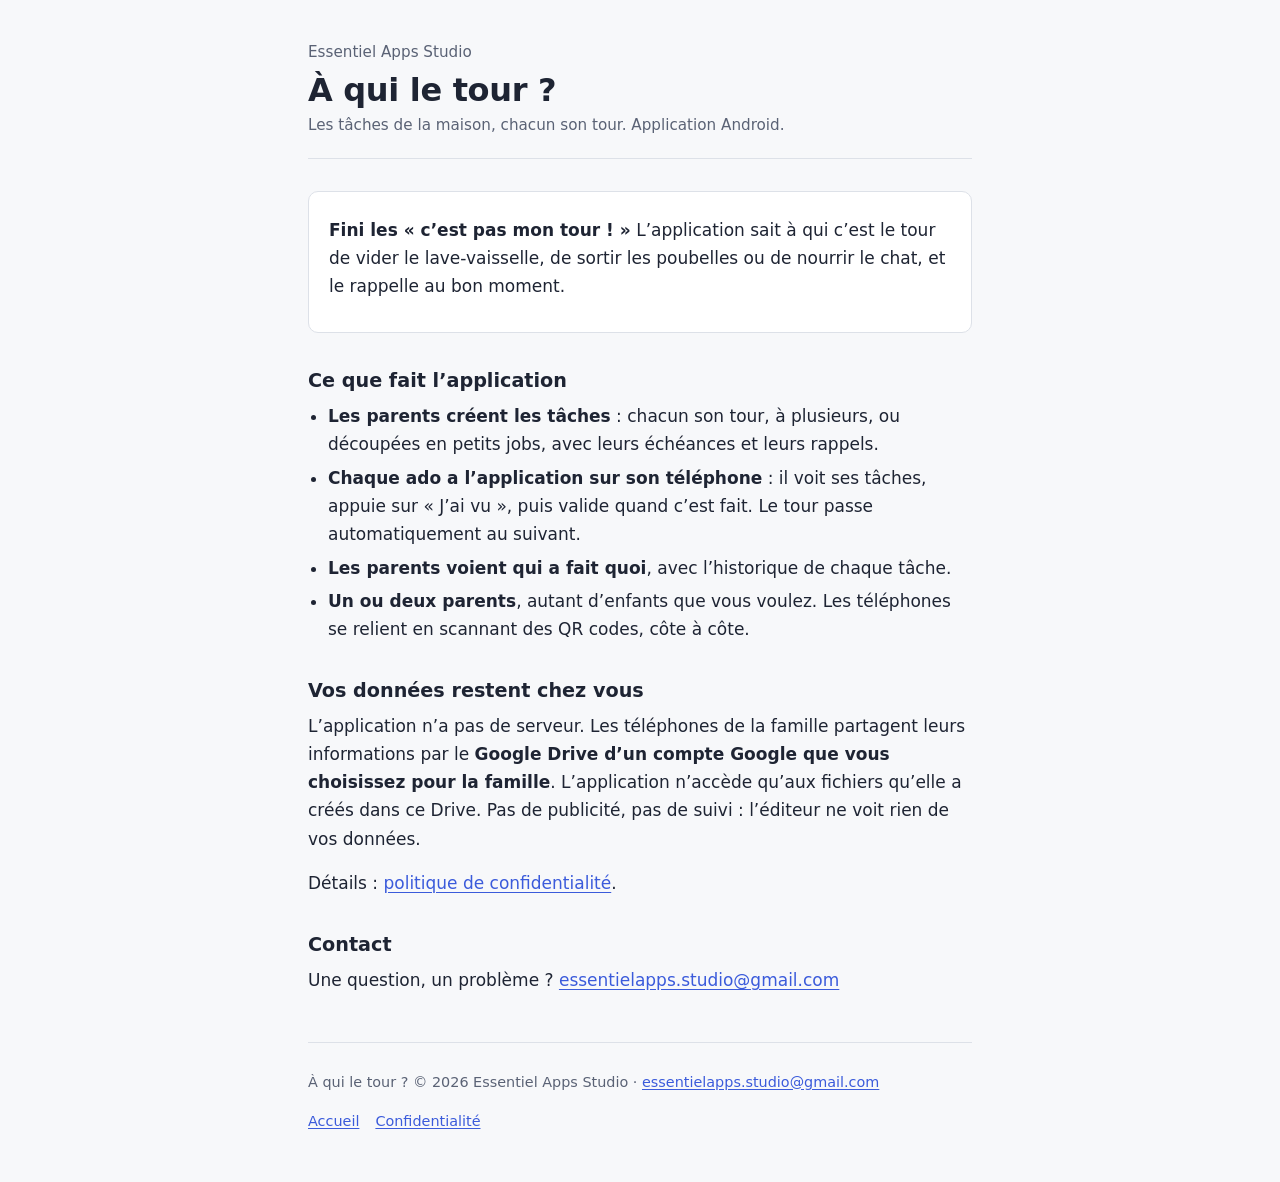
<file: a-qui-le-tour/index.html>
<!DOCTYPE html>
<html lang="fr">
<head>
<meta charset="utf-8">
<meta name="viewport" content="width=device-width, initial-scale=1">
<title>À qui le tour ? – Les tâches de la maison, chacun son tour</title>
<meta name="description" content="À qui le tour ? répartit les tâches de la maison entre les enfants, à tour de rôle, avec rappels et validations. Application Android éditée par Essentiel Apps Studio.">
<link rel="stylesheet" href="../style.css">
</head>
<body>
<main class="page">
<header class="entete">
  <p class="studio">Essentiel Apps Studio</p>
  <h1>À qui le tour ?</h1>
  <p class="maj">Les tâches de la maison, chacun son tour. Application Android.</p>
</header>

<div class="encadre">
  <p><strong>Fini les « c’est pas mon tour ! »</strong> L’application sait à qui c’est le tour de vider le lave-vaisselle, de sortir les poubelles ou de nourrir le chat, et le rappelle au bon moment.</p>
</div>

<h2>Ce que fait l’application</h2>
<ul>
  <li><strong>Les parents créent les tâches</strong> : chacun son tour, à plusieurs, ou découpées en petits jobs, avec leurs échéances et leurs rappels.</li>
  <li><strong>Chaque ado a l’application sur son téléphone</strong> : il voit ses tâches, appuie sur « J’ai vu », puis valide quand c’est fait. Le tour passe automatiquement au suivant.</li>
  <li><strong>Les parents voient qui a fait quoi</strong>, avec l’historique de chaque tâche.</li>
  <li><strong>Un ou deux parents</strong>, autant d’enfants que vous voulez. Les téléphones se relient en scannant des QR codes, côte à côte.</li>
</ul>

<h2>Vos données restent chez vous</h2>
<p>L’application n’a pas de serveur. Les téléphones de la famille partagent leurs informations par le <strong>Google Drive d’un compte Google que vous choisissez pour la famille</strong>. L’application n’accède qu’aux fichiers qu’elle a créés dans ce Drive. Pas de publicité, pas de suivi : l’éditeur ne voit rien de vos données.</p>
<p>Détails : <a href="confidentialite.html">politique de confidentialité</a>.</p>

<h2>Contact</h2>
<p>Une question, un problème ? <a href="mailto:essentielapps.studio@gmail.com">essentielapps.studio@gmail.com</a></p>

<footer>
  <p>À qui le tour ? © 2026 Essentiel Apps Studio · <a href="mailto:essentielapps.studio@gmail.com">essentielapps.studio@gmail.com</a></p>
  <nav><a href="./">Accueil</a><a href="confidentialite.html">Confidentialité</a></nav>
</footer>
</main>
</body>
</html>
</file>
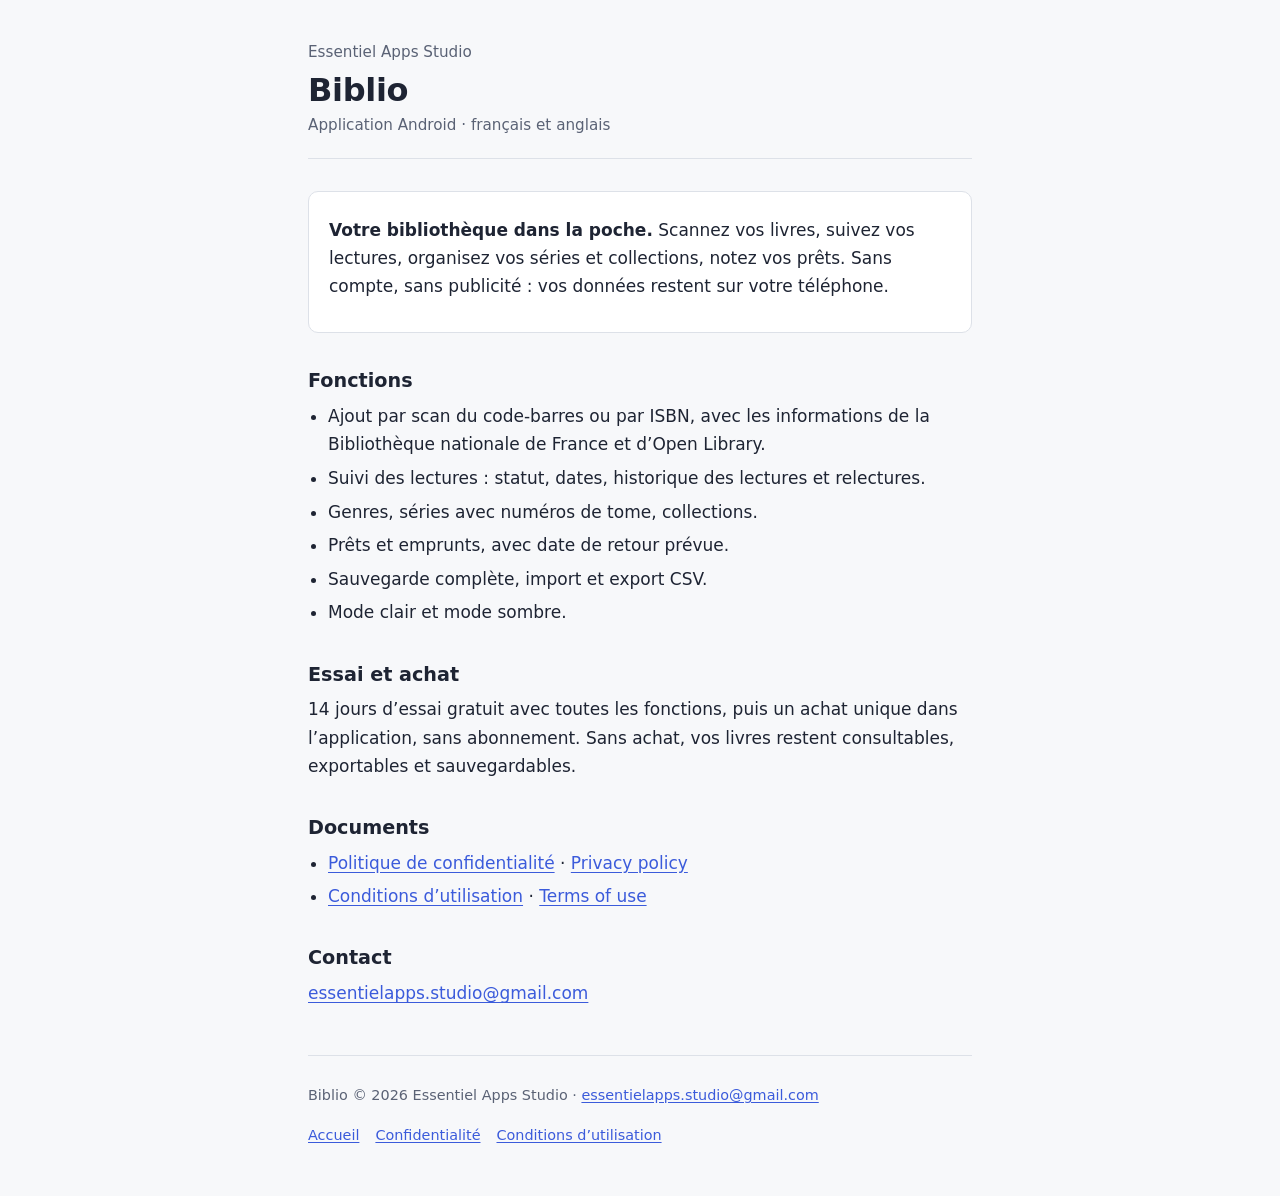
<file: biblio/index.html>
<!DOCTYPE html>
<html lang="fr">
<head>
<meta charset="utf-8">
<meta name="viewport" content="width=device-width, initial-scale=1">
<title>Biblio – Essentiel Apps Studio</title>
<meta name="description" content="Biblio, l’application Android pour gérer sa bibliothèque personnelle, éditée par Essentiel Apps Studio.">
<link rel="stylesheet" href="../style.css">
</head>
<body>
<main class="page">
<header class="entete">
  <p class="studio">Essentiel Apps Studio</p>
  <h1>Biblio</h1>
  <p class="maj">Application Android · français et anglais</p>
</header>

<div class="encadre">
  <p><strong>Votre bibliothèque dans la poche.</strong> Scannez vos livres, suivez vos lectures, organisez vos séries et collections, notez vos prêts. Sans compte, sans publicité : vos données restent sur votre téléphone.</p>
</div>

<h2>Fonctions</h2>
<ul>
  <li>Ajout par scan du code-barres ou par ISBN, avec les informations de la Bibliothèque nationale de France et d’Open Library.</li>
  <li>Suivi des lectures : statut, dates, historique des lectures et relectures.</li>
  <li>Genres, séries avec numéros de tome, collections.</li>
  <li>Prêts et emprunts, avec date de retour prévue.</li>
  <li>Sauvegarde complète, import et export CSV.</li>
  <li>Mode clair et mode sombre.</li>
</ul>

<h2>Essai et achat</h2>
<p>14 jours d’essai gratuit avec toutes les fonctions, puis un achat unique dans l’application, sans abonnement. Sans achat, vos livres restent consultables, exportables et sauvegardables.</p>

<h2>Documents</h2>
<ul>
  <li><a href="confidentialite.html">Politique de confidentialité</a> · <a href="privacy.html">Privacy policy</a></li>
  <li><a href="conditions.html">Conditions d’utilisation</a> · <a href="terms.html">Terms of use</a></li>
</ul>

<h2>Contact</h2>
<p><a href="mailto:essentielapps.studio@gmail.com">essentielapps.studio@gmail.com</a></p>

<footer>
  <p>Biblio © 2026 Essentiel Apps Studio · <a href="mailto:essentielapps.studio@gmail.com">essentielapps.studio@gmail.com</a></p>
  <nav><a href="./">Accueil</a><a href="confidentialite.html">Confidentialité</a><a href="conditions.html">Conditions d’utilisation</a></nav>
</footer>
</main>
</body>
</html>
</file>
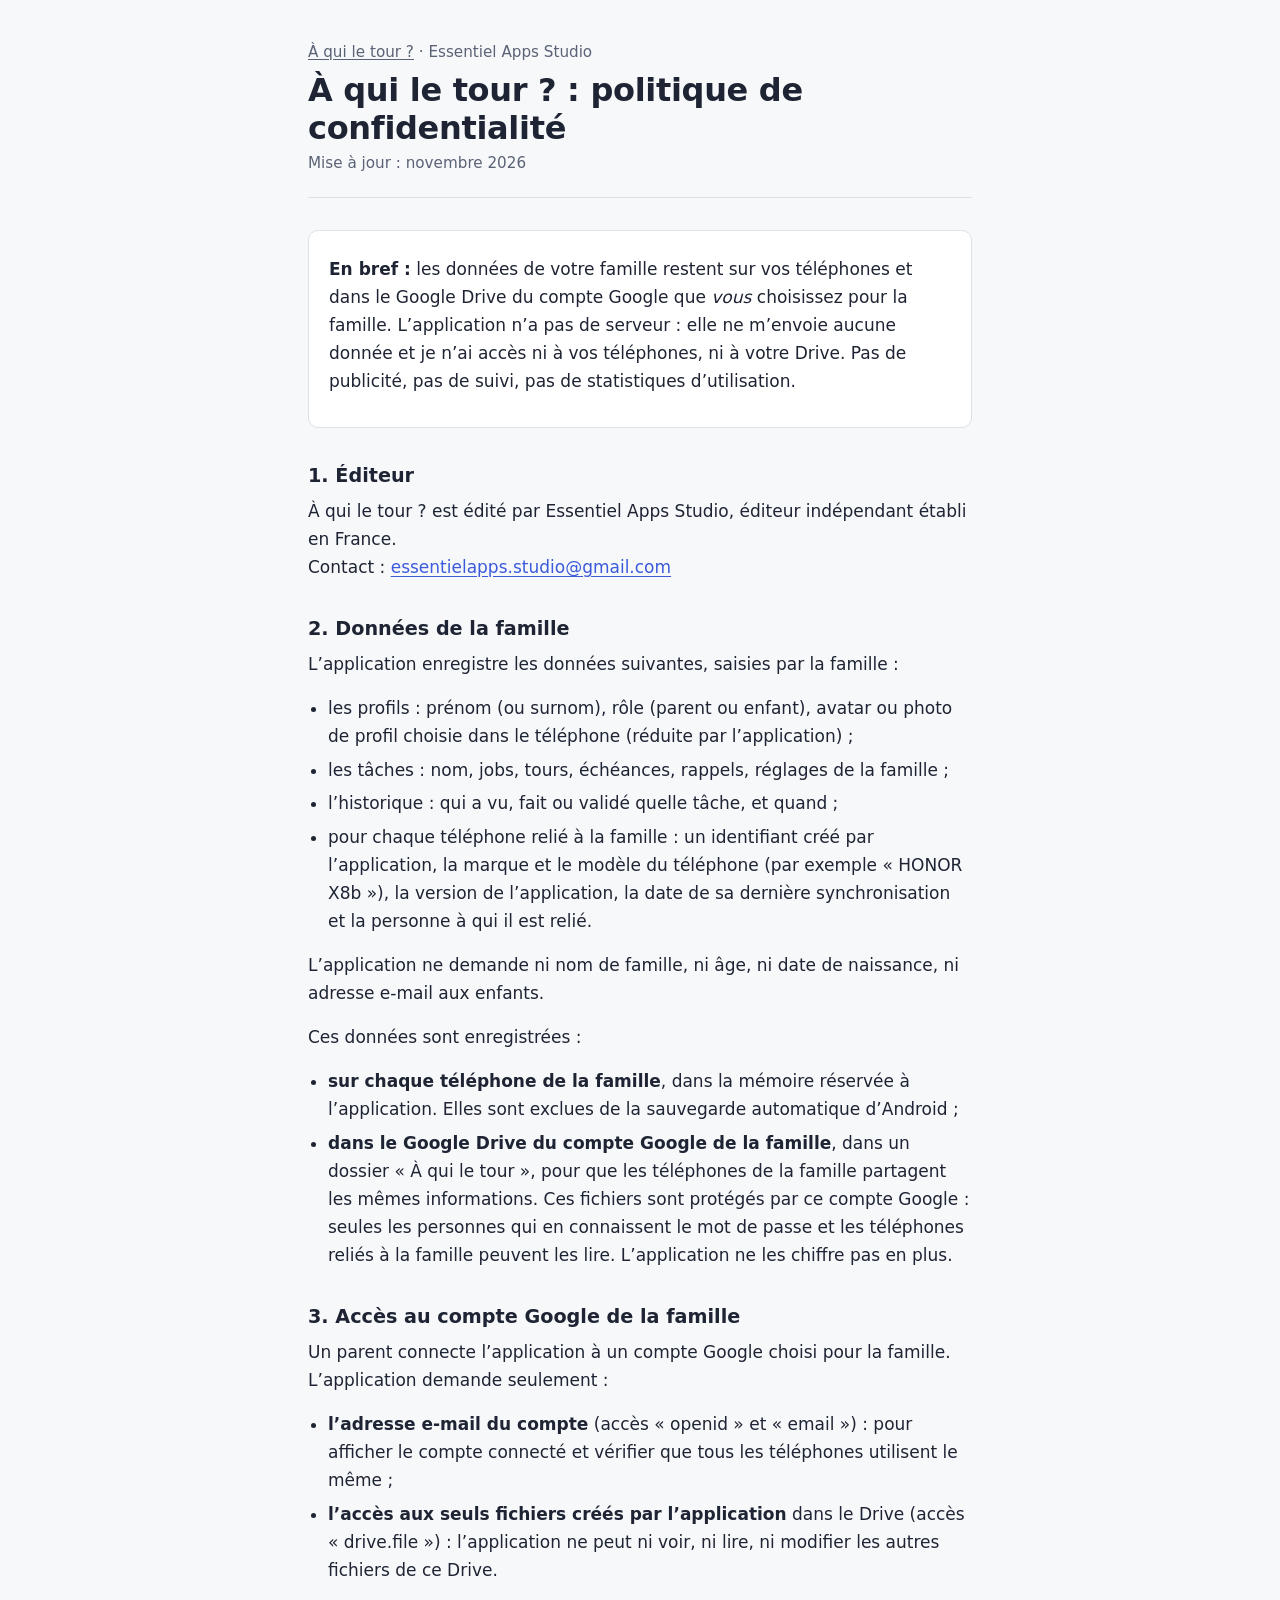
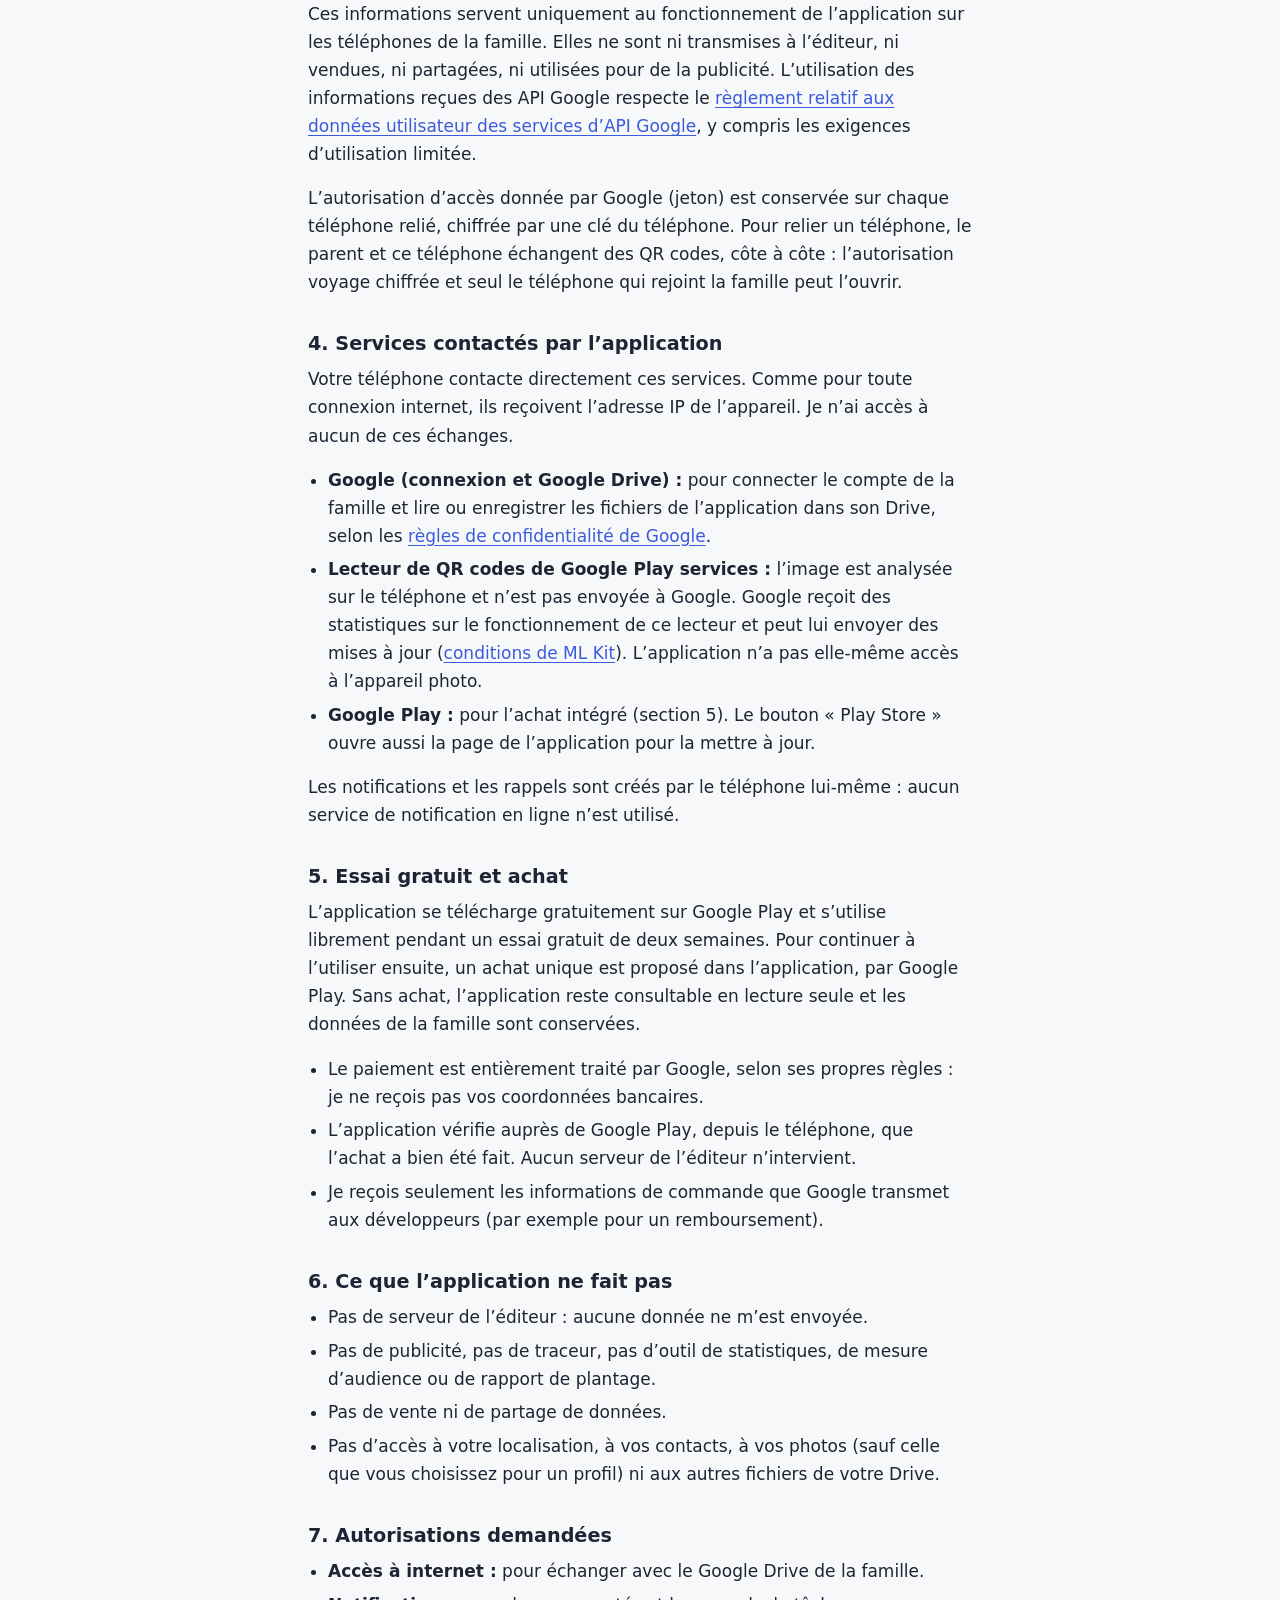
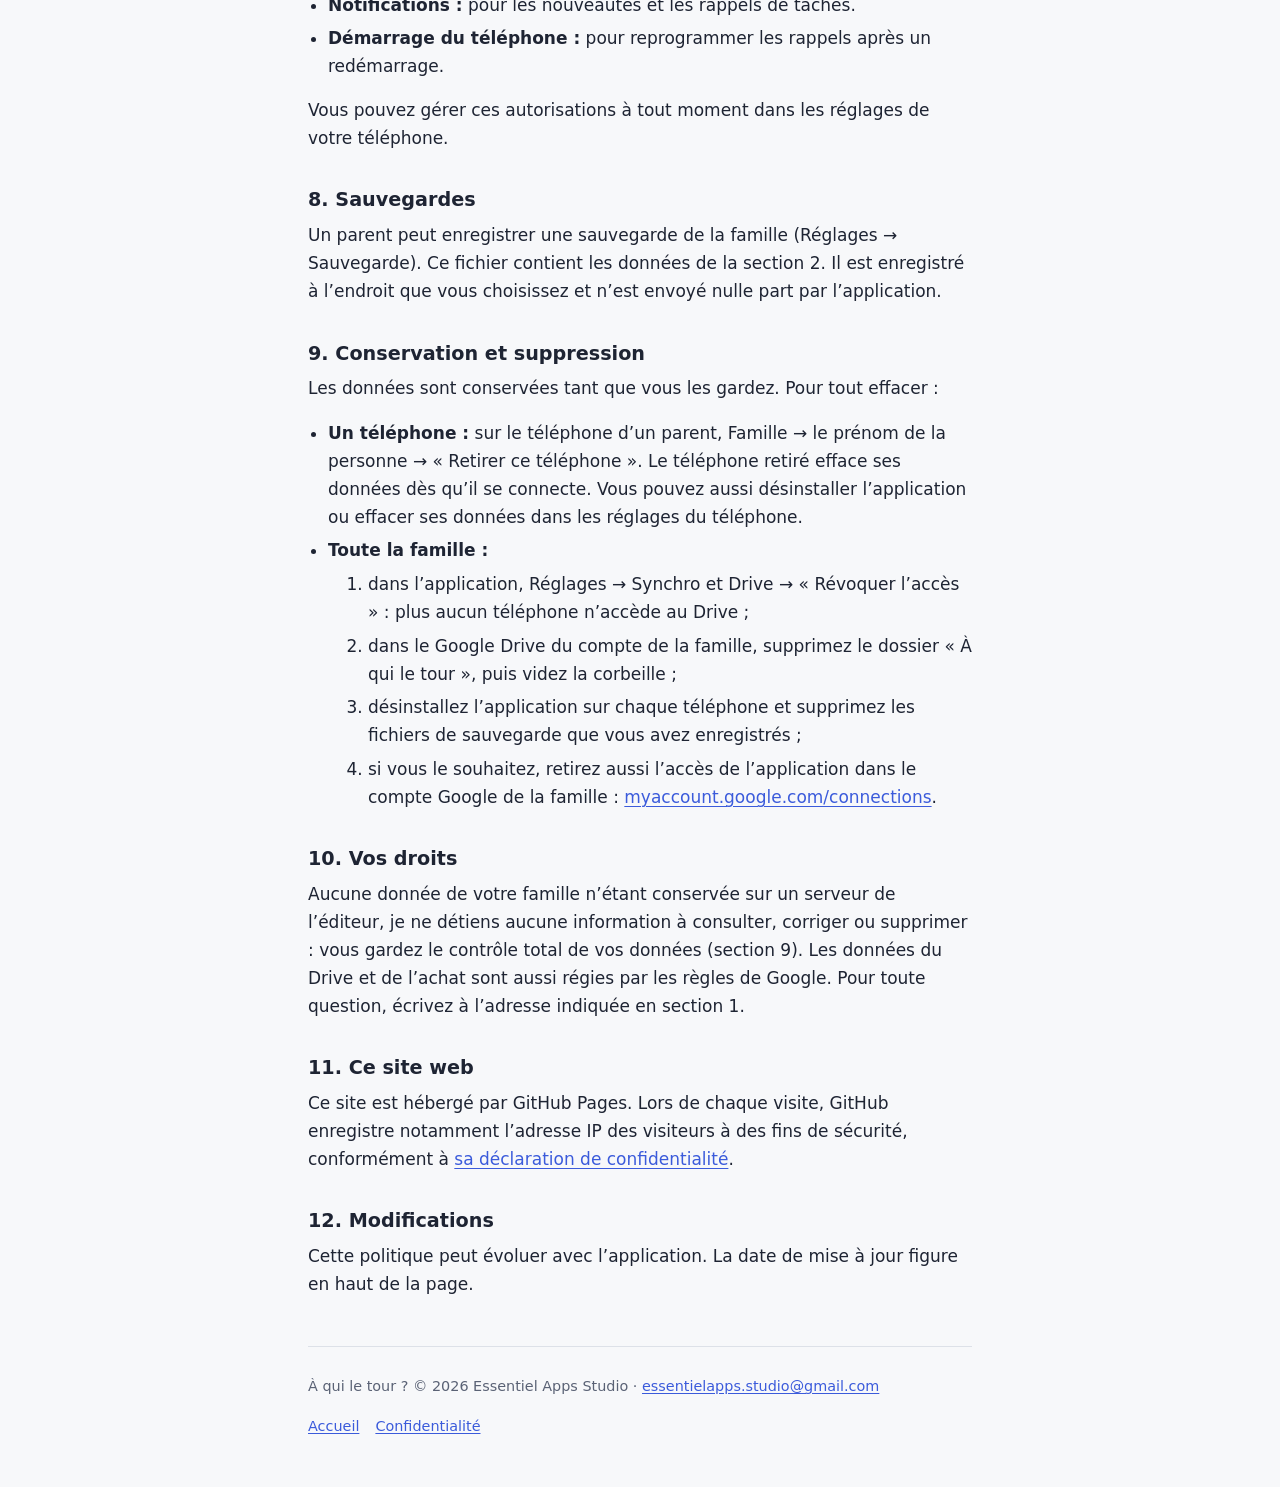
<file: a-qui-le-tour/confidentialite.html>
<!DOCTYPE html>
<html lang="fr">
<head>
<meta charset="utf-8">
<meta name="viewport" content="width=device-width, initial-scale=1">
<title>À qui le tour ? – Politique de confidentialité</title>
<meta name="description" content="Politique de confidentialité de l’application À qui le tour ?, éditée par Essentiel Apps Studio.">
<link rel="stylesheet" href="../style.css">
</head>
<body>
<main class="page">
<header class="entete">
  <p class="studio"><a href="./">À qui le tour ?</a> · Essentiel Apps Studio</p>
  <h1>À qui le tour ? : politique de confidentialité</h1>
  <p class="maj">Mise à jour : novembre 2026</p>
</header>

<div class="encadre">
  <p><strong>En bref :</strong> les données de votre famille restent sur vos téléphones et dans le Google Drive du compte Google que <em>vous</em> choisissez pour la famille. L’application n’a pas de serveur : elle ne m’envoie aucune donnée et je n’ai accès ni à vos téléphones, ni à votre Drive. Pas de publicité, pas de suivi, pas de statistiques d’utilisation.</p>
</div>

<h2>1. Éditeur</h2>
<p>À qui le tour ? est édité par Essentiel Apps Studio, éditeur indépendant établi en France.<br>
Contact : <a href="mailto:essentielapps.studio@gmail.com">essentielapps.studio@gmail.com</a></p>

<h2>2. Données de la famille</h2>
<p>L’application enregistre les données suivantes, saisies par la famille :</p>
<ul>
  <li>les profils : prénom (ou surnom), rôle (parent ou enfant), avatar ou photo de profil choisie dans le téléphone (réduite par l’application) ;</li>
  <li>les tâches : nom, jobs, tours, échéances, rappels, réglages de la famille ;</li>
  <li>l’historique : qui a vu, fait ou validé quelle tâche, et quand ;</li>
  <li>pour chaque téléphone relié à la famille : un identifiant créé par l’application, la marque et le modèle du téléphone (par exemple « HONOR X8b »), la version de l’application, la date de sa dernière synchronisation et la personne à qui il est relié.</li>
</ul>
<p>L’application ne demande ni nom de famille, ni âge, ni date de naissance, ni adresse e-mail aux enfants.</p>
<p>Ces données sont enregistrées :</p>
<ul>
  <li><strong>sur chaque téléphone de la famille</strong>, dans la mémoire réservée à l’application. Elles sont exclues de la sauvegarde automatique d’Android ;</li>
  <li><strong>dans le Google Drive du compte Google de la famille</strong>, dans un dossier « À qui le tour », pour que les téléphones de la famille partagent les mêmes informations. Ces fichiers sont protégés par ce compte Google : seules les personnes qui en connaissent le mot de passe et les téléphones reliés à la famille peuvent les lire. L’application ne les chiffre pas en plus.</li>
</ul>

<h2>3. Accès au compte Google de la famille</h2>
<p>Un parent connecte l’application à un compte Google choisi pour la famille. L’application demande seulement :</p>
<ul>
  <li><strong>l’adresse e-mail du compte</strong> (accès « openid » et « email ») : pour afficher le compte connecté et vérifier que tous les téléphones utilisent le même ;</li>
  <li><strong>l’accès aux seuls fichiers créés par l’application</strong> dans le Drive (accès « drive.file ») : l’application ne peut ni voir, ni lire, ni modifier les autres fichiers de ce Drive.</li>
</ul>
<p>Ces informations servent uniquement au fonctionnement de l’application sur les téléphones de la famille. Elles ne sont ni transmises à l’éditeur, ni vendues, ni partagées, ni utilisées pour de la publicité. L’utilisation des informations reçues des API Google respecte le <a href="https://developers.google.com/terms/api-services-user-data-policy">règlement relatif aux données utilisateur des services d’API Google</a>, y compris les exigences d’utilisation limitée.</p>
<p>L’autorisation d’accès donnée par Google (jeton) est conservée sur chaque téléphone relié, chiffrée par une clé du téléphone. Pour relier un téléphone, le parent et ce téléphone échangent des QR codes, côte à côte : l’autorisation voyage chiffrée et seul le téléphone qui rejoint la famille peut l’ouvrir.</p>

<h2>4. Services contactés par l’application</h2>
<p>Votre téléphone contacte directement ces services. Comme pour toute connexion internet, ils reçoivent l’adresse IP de l’appareil. Je n’ai accès à aucun de ces échanges.</p>
<ul>
  <li><strong>Google (connexion et Google Drive) :</strong> pour connecter le compte de la famille et lire ou enregistrer les fichiers de l’application dans son Drive, selon les <a href="https://policies.google.com/privacy?hl=fr">règles de confidentialité de Google</a>.</li>
  <li><strong>Lecteur de QR codes de Google Play services :</strong> l’image est analysée sur le téléphone et n’est pas envoyée à Google. Google reçoit des statistiques sur le fonctionnement de ce lecteur et peut lui envoyer des mises à jour (<a href="https://developers.google.com/ml-kit/terms">conditions de ML Kit</a>). L’application n’a pas elle-même accès à l’appareil photo.</li>
  <li><strong>Google Play :</strong> pour l’achat intégré (section 5). Le bouton « Play Store » ouvre aussi la page de l’application pour la mettre à jour.</li>
</ul>
<p>Les notifications et les rappels sont créés par le téléphone lui-même : aucun service de notification en ligne n’est utilisé.</p>

<h2>5. Essai gratuit et achat</h2>
<p>L’application se télécharge gratuitement sur Google Play et s’utilise librement pendant un essai gratuit de deux semaines. Pour continuer à l’utiliser ensuite, un achat unique est proposé dans l’application, par Google Play. Sans achat, l’application reste consultable en lecture seule et les données de la famille sont conservées.</p>
<ul>
  <li>Le paiement est entièrement traité par Google, selon ses propres règles : je ne reçois pas vos coordonnées bancaires.</li>
  <li>L’application vérifie auprès de Google Play, depuis le téléphone, que l’achat a bien été fait. Aucun serveur de l’éditeur n’intervient.</li>
  <li>Je reçois seulement les informations de commande que Google transmet aux développeurs (par exemple pour un remboursement).</li>
</ul>

<h2>6. Ce que l’application ne fait pas</h2>
<ul>
  <li>Pas de serveur de l’éditeur : aucune donnée ne m’est envoyée.</li>
  <li>Pas de publicité, pas de traceur, pas d’outil de statistiques, de mesure d’audience ou de rapport de plantage.</li>
  <li>Pas de vente ni de partage de données.</li>
  <li>Pas d’accès à votre localisation, à vos contacts, à vos photos (sauf celle que vous choisissez pour un profil) ni aux autres fichiers de votre Drive.</li>
</ul>

<h2>7. Autorisations demandées</h2>
<ul>
  <li><strong>Accès à internet :</strong> pour échanger avec le Google Drive de la famille.</li>
  <li><strong>Notifications :</strong> pour les nouveautés et les rappels de tâches.</li>
  <li><strong>Démarrage du téléphone :</strong> pour reprogrammer les rappels après un redémarrage.</li>
</ul>
<p>Vous pouvez gérer ces autorisations à tout moment dans les réglages de votre téléphone.</p>

<h2>8. Sauvegardes</h2>
<p>Un parent peut enregistrer une sauvegarde de la famille (Réglages → Sauvegarde). Ce fichier contient les données de la section 2. Il est enregistré à l’endroit que vous choisissez et n’est envoyé nulle part par l’application.</p>

<h2>9. Conservation et suppression</h2>
<p>Les données sont conservées tant que vous les gardez. Pour tout effacer :</p>
<ul>
  <li><strong>Un téléphone :</strong> sur le téléphone d’un parent, Famille → le prénom de la personne → « Retirer ce téléphone ». Le téléphone retiré efface ses données dès qu’il se connecte. Vous pouvez aussi désinstaller l’application ou effacer ses données dans les réglages du téléphone.</li>
  <li><strong>Toute la famille :</strong>
    <ol>
      <li>dans l’application, Réglages → Synchro et Drive → « Révoquer l’accès » : plus aucun téléphone n’accède au Drive ;</li>
      <li>dans le Google Drive du compte de la famille, supprimez le dossier « À qui le tour », puis videz la corbeille ;</li>
      <li>désinstallez l’application sur chaque téléphone et supprimez les fichiers de sauvegarde que vous avez enregistrés ;</li>
      <li>si vous le souhaitez, retirez aussi l’accès de l’application dans le compte Google de la famille : <a href="https://myaccount.google.com/connections">myaccount.google.com/connections</a>.</li>
    </ol>
  </li>
</ul>

<h2>10. Vos droits</h2>
<p>Aucune donnée de votre famille n’étant conservée sur un serveur de l’éditeur, je ne détiens aucune information à consulter, corriger ou supprimer : vous gardez le contrôle total de vos données (section 9). Les données du Drive et de l’achat sont aussi régies par les règles de Google. Pour toute question, écrivez à l’adresse indiquée en section 1.</p>

<h2>11. Ce site web</h2>
<p>Ce site est hébergé par GitHub Pages. Lors de chaque visite, GitHub enregistre notamment l’adresse IP des visiteurs à des fins de sécurité, conformément à <a href="https://docs.github.com/fr/site-policy/privacy-policies/github-general-privacy-statement">sa déclaration de confidentialité</a>.</p>

<h2>12. Modifications</h2>
<p>Cette politique peut évoluer avec l’application. La date de mise à jour figure en haut de la page.</p>

<footer>
  <p>À qui le tour ? © 2026 Essentiel Apps Studio · <a href="mailto:essentielapps.studio@gmail.com">essentielapps.studio@gmail.com</a></p>
  <nav><a href="./">Accueil</a><a href="confidentialite.html">Confidentialité</a></nav>
</footer>
</main>
</body>
</html>
</file>
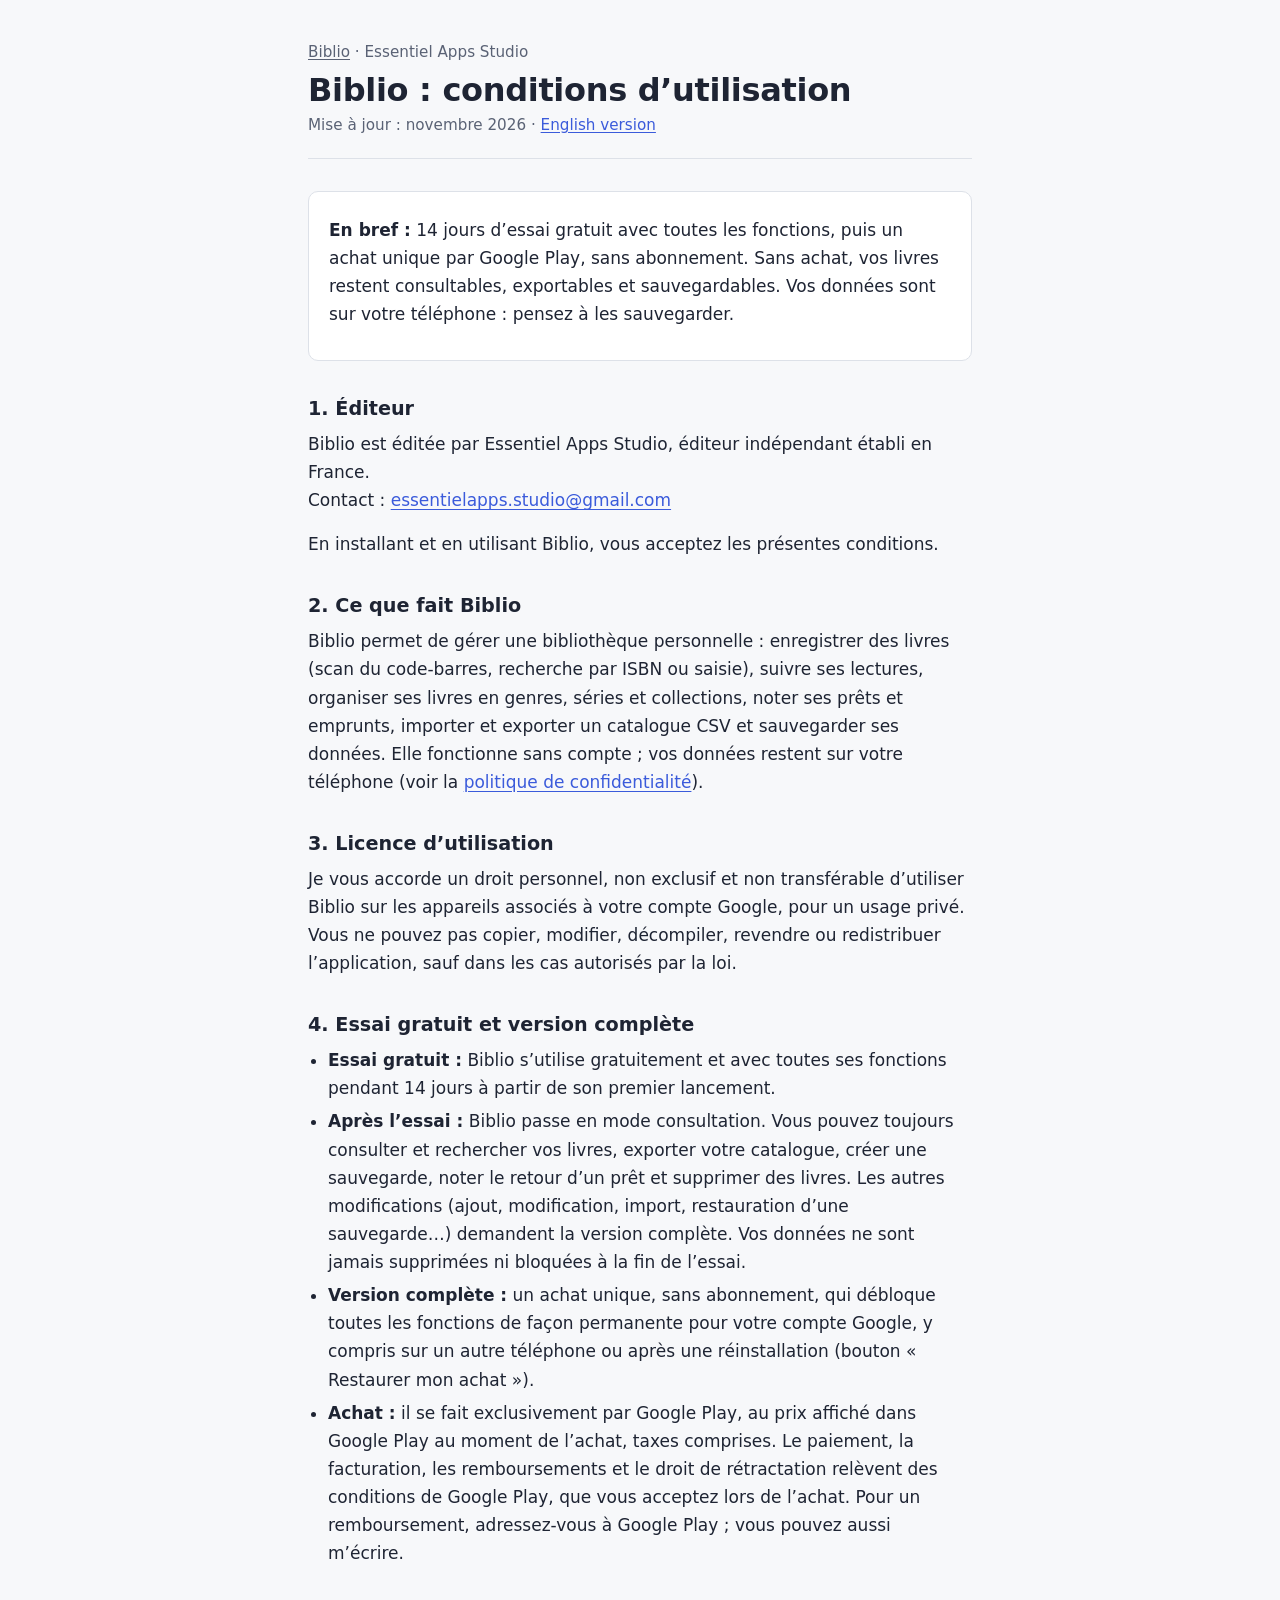
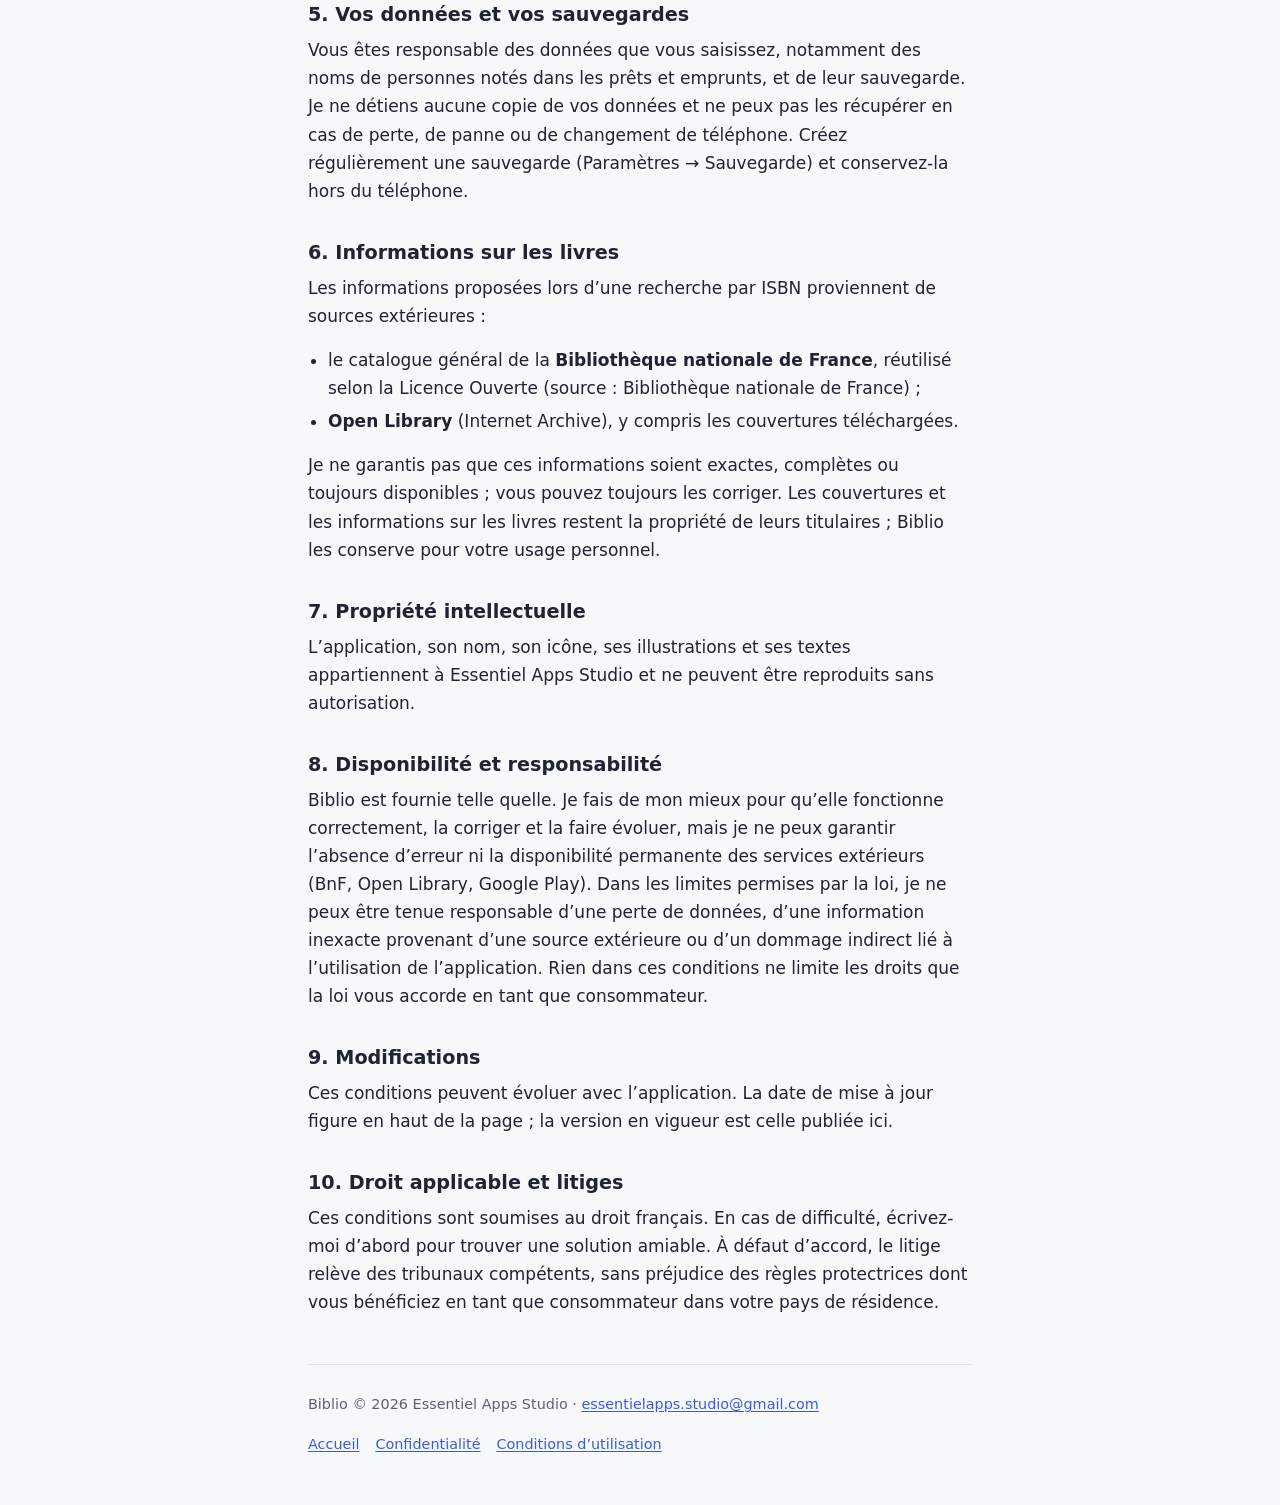
<file: biblio/conditions.html>
<!DOCTYPE html>
<html lang="fr">
<head>
<meta charset="utf-8">
<meta name="viewport" content="width=device-width, initial-scale=1">
<title>Biblio – Conditions d’utilisation</title>
<meta name="description" content="Conditions d’utilisation de l’application Biblio, éditée par Essentiel Apps Studio.">
<link rel="stylesheet" href="../style.css">
</head>
<body>
<main class="page">
<header class="entete">
  <p class="studio"><a href="./">Biblio</a> · Essentiel Apps Studio</p>
  <h1>Biblio : conditions d’utilisation</h1>
  <p class="maj">Mise à jour : novembre 2026 · <a href="terms.html">English version</a></p>
</header>

<div class="encadre">
  <p><strong>En bref :</strong> 14 jours d’essai gratuit avec toutes les fonctions, puis un achat unique par Google Play, sans abonnement. Sans achat, vos livres restent consultables, exportables et sauvegardables. Vos données sont sur votre téléphone : pensez à les sauvegarder.</p>
</div>

<h2>1. Éditeur</h2>
<p>Biblio est éditée par Essentiel Apps Studio, éditeur indépendant établi en France.<br>
Contact : <a href="mailto:essentielapps.studio@gmail.com">essentielapps.studio@gmail.com</a></p>
<p>En installant et en utilisant Biblio, vous acceptez les présentes conditions.</p>

<h2>2. Ce que fait Biblio</h2>
<p>Biblio permet de gérer une bibliothèque personnelle : enregistrer des livres (scan du code-barres, recherche par ISBN ou saisie), suivre ses lectures, organiser ses livres en genres, séries et collections, noter ses prêts et emprunts, importer et exporter un catalogue CSV et sauvegarder ses données. Elle fonctionne sans compte ; vos données restent sur votre téléphone (voir la <a href="confidentialite.html">politique de confidentialité</a>).</p>

<h2>3. Licence d’utilisation</h2>
<p>Je vous accorde un droit personnel, non exclusif et non transférable d’utiliser Biblio sur les appareils associés à votre compte Google, pour un usage privé. Vous ne pouvez pas copier, modifier, décompiler, revendre ou redistribuer l’application, sauf dans les cas autorisés par la loi.</p>

<h2>4. Essai gratuit et version complète</h2>
<ul>
  <li><strong>Essai gratuit :</strong> Biblio s’utilise gratuitement et avec toutes ses fonctions pendant 14 jours à partir de son premier lancement.</li>
  <li><strong>Après l’essai :</strong> Biblio passe en mode consultation. Vous pouvez toujours consulter et rechercher vos livres, exporter votre catalogue, créer une sauvegarde, noter le retour d’un prêt et supprimer des livres. Les autres modifications (ajout, modification, import, restauration d’une sauvegarde…) demandent la version complète. Vos données ne sont jamais supprimées ni bloquées à la fin de l’essai.</li>
  <li><strong>Version complète :</strong> un achat unique, sans abonnement, qui débloque toutes les fonctions de façon permanente pour votre compte Google, y compris sur un autre téléphone ou après une réinstallation (bouton « Restaurer mon achat »).</li>
  <li><strong>Achat :</strong> il se fait exclusivement par Google Play, au prix affiché dans Google Play au moment de l’achat, taxes comprises. Le paiement, la facturation, les remboursements et le droit de rétractation relèvent des conditions de Google Play, que vous acceptez lors de l’achat. Pour un remboursement, adressez-vous à Google Play ; vous pouvez aussi m’écrire.</li>
</ul>

<h2>5. Vos données et vos sauvegardes</h2>
<p>Vous êtes responsable des données que vous saisissez, notamment des noms de personnes notés dans les prêts et emprunts, et de leur sauvegarde. Je ne détiens aucune copie de vos données et ne peux pas les récupérer en cas de perte, de panne ou de changement de téléphone. Créez régulièrement une sauvegarde (Paramètres → Sauvegarde) et conservez-la hors du téléphone.</p>

<h2>6. Informations sur les livres</h2>
<p>Les informations proposées lors d’une recherche par ISBN proviennent de sources extérieures :</p>
<ul>
  <li>le catalogue général de la <strong>Bibliothèque nationale de France</strong>, réutilisé selon la Licence Ouverte (source : Bibliothèque nationale de France) ;</li>
  <li><strong>Open Library</strong> (Internet Archive), y compris les couvertures téléchargées.</li>
</ul>
<p>Je ne garantis pas que ces informations soient exactes, complètes ou toujours disponibles ; vous pouvez toujours les corriger. Les couvertures et les informations sur les livres restent la propriété de leurs titulaires ; Biblio les conserve pour votre usage personnel.</p>

<h2>7. Propriété intellectuelle</h2>
<p>L’application, son nom, son icône, ses illustrations et ses textes appartiennent à Essentiel Apps Studio et ne peuvent être reproduits sans autorisation.</p>

<h2>8. Disponibilité et responsabilité</h2>
<p>Biblio est fournie telle quelle. Je fais de mon mieux pour qu’elle fonctionne correctement, la corriger et la faire évoluer, mais je ne peux garantir l’absence d’erreur ni la disponibilité permanente des services extérieurs (BnF, Open Library, Google Play). Dans les limites permises par la loi, je ne peux être tenue responsable d’une perte de données, d’une information inexacte provenant d’une source extérieure ou d’un dommage indirect lié à l’utilisation de l’application. Rien dans ces conditions ne limite les droits que la loi vous accorde en tant que consommateur.</p>

<h2>9. Modifications</h2>
<p>Ces conditions peuvent évoluer avec l’application. La date de mise à jour figure en haut de la page ; la version en vigueur est celle publiée ici.</p>

<h2>10. Droit applicable et litiges</h2>
<p>Ces conditions sont soumises au droit français. En cas de difficulté, écrivez-moi d’abord pour trouver une solution amiable. À défaut d’accord, le litige relève des tribunaux compétents, sans préjudice des règles protectrices dont vous bénéficiez en tant que consommateur dans votre pays de résidence.</p>

<footer>
  <p>Biblio © 2026 Essentiel Apps Studio · <a href="mailto:essentielapps.studio@gmail.com">essentielapps.studio@gmail.com</a></p>
  <nav><a href="./">Accueil</a><a href="confidentialite.html">Confidentialité</a><a href="conditions.html">Conditions d’utilisation</a></nav>
</footer>
</main>
</body>
</html>
</file>
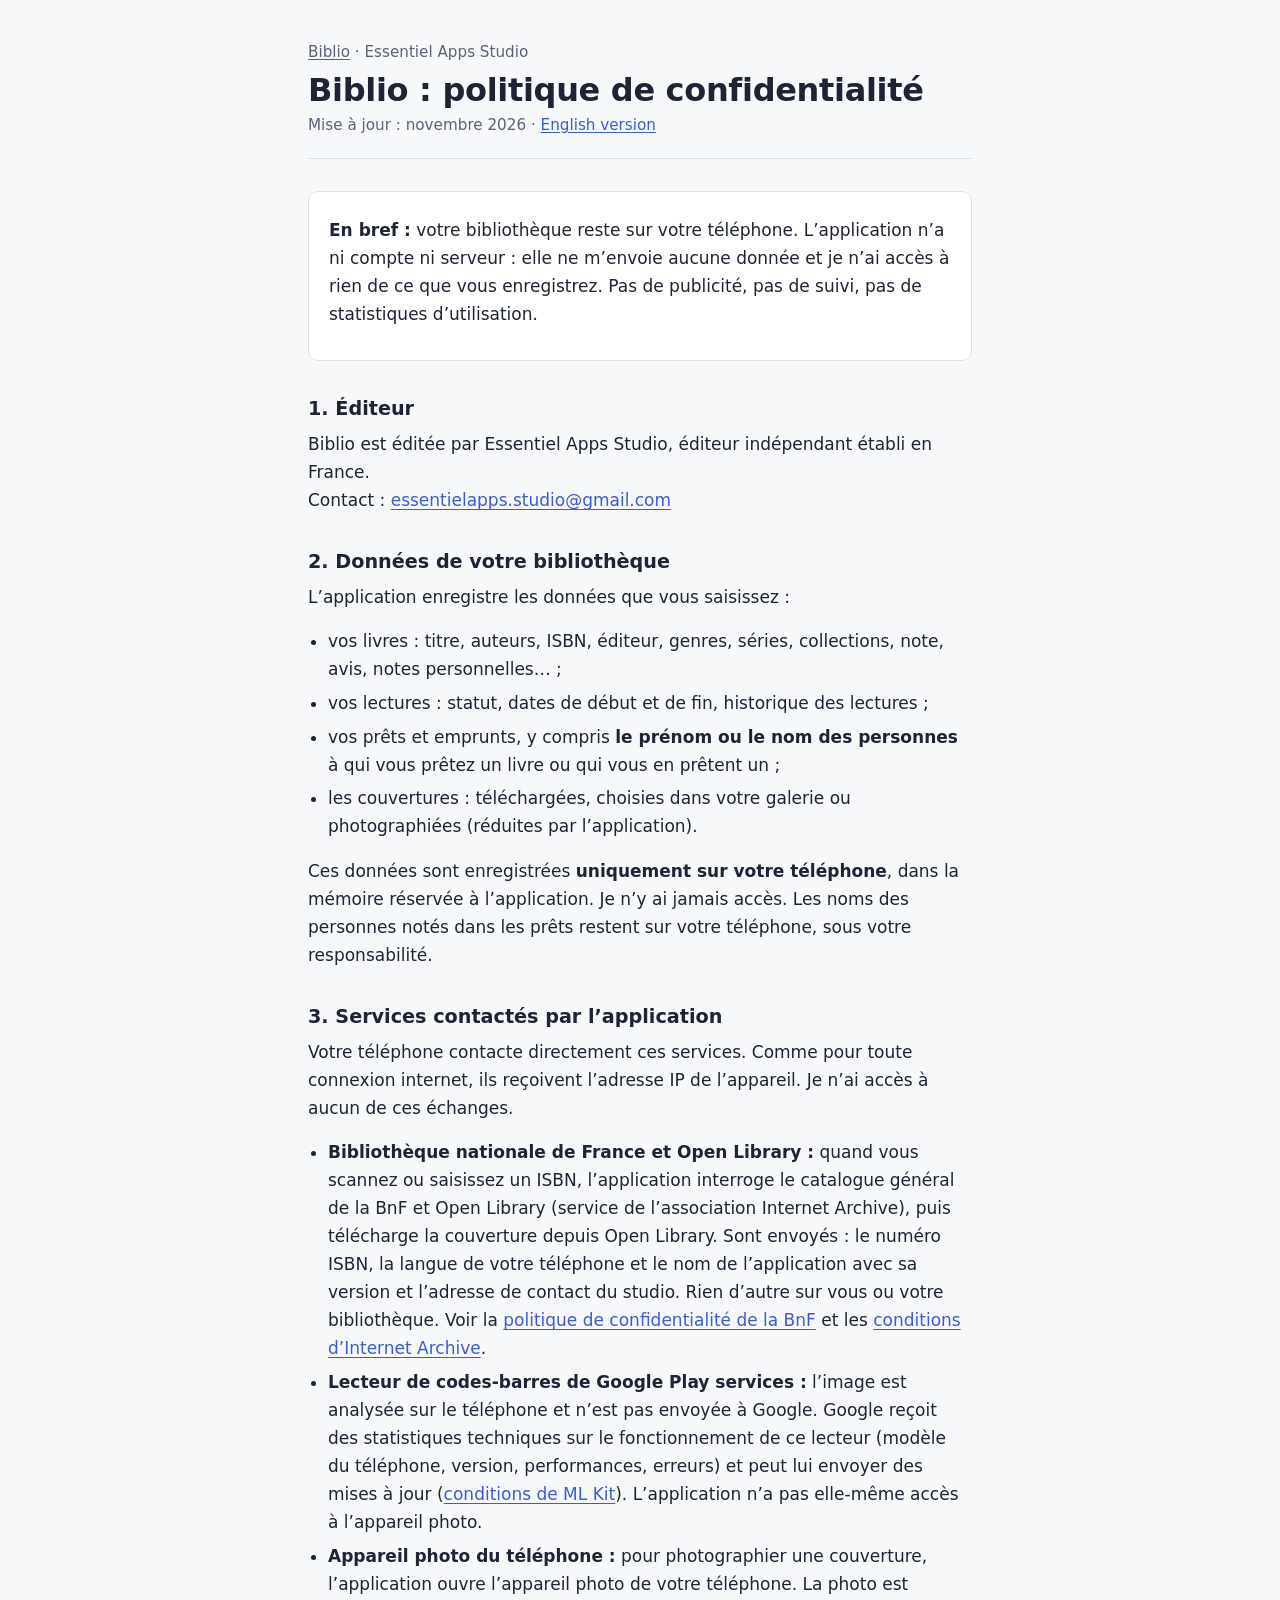
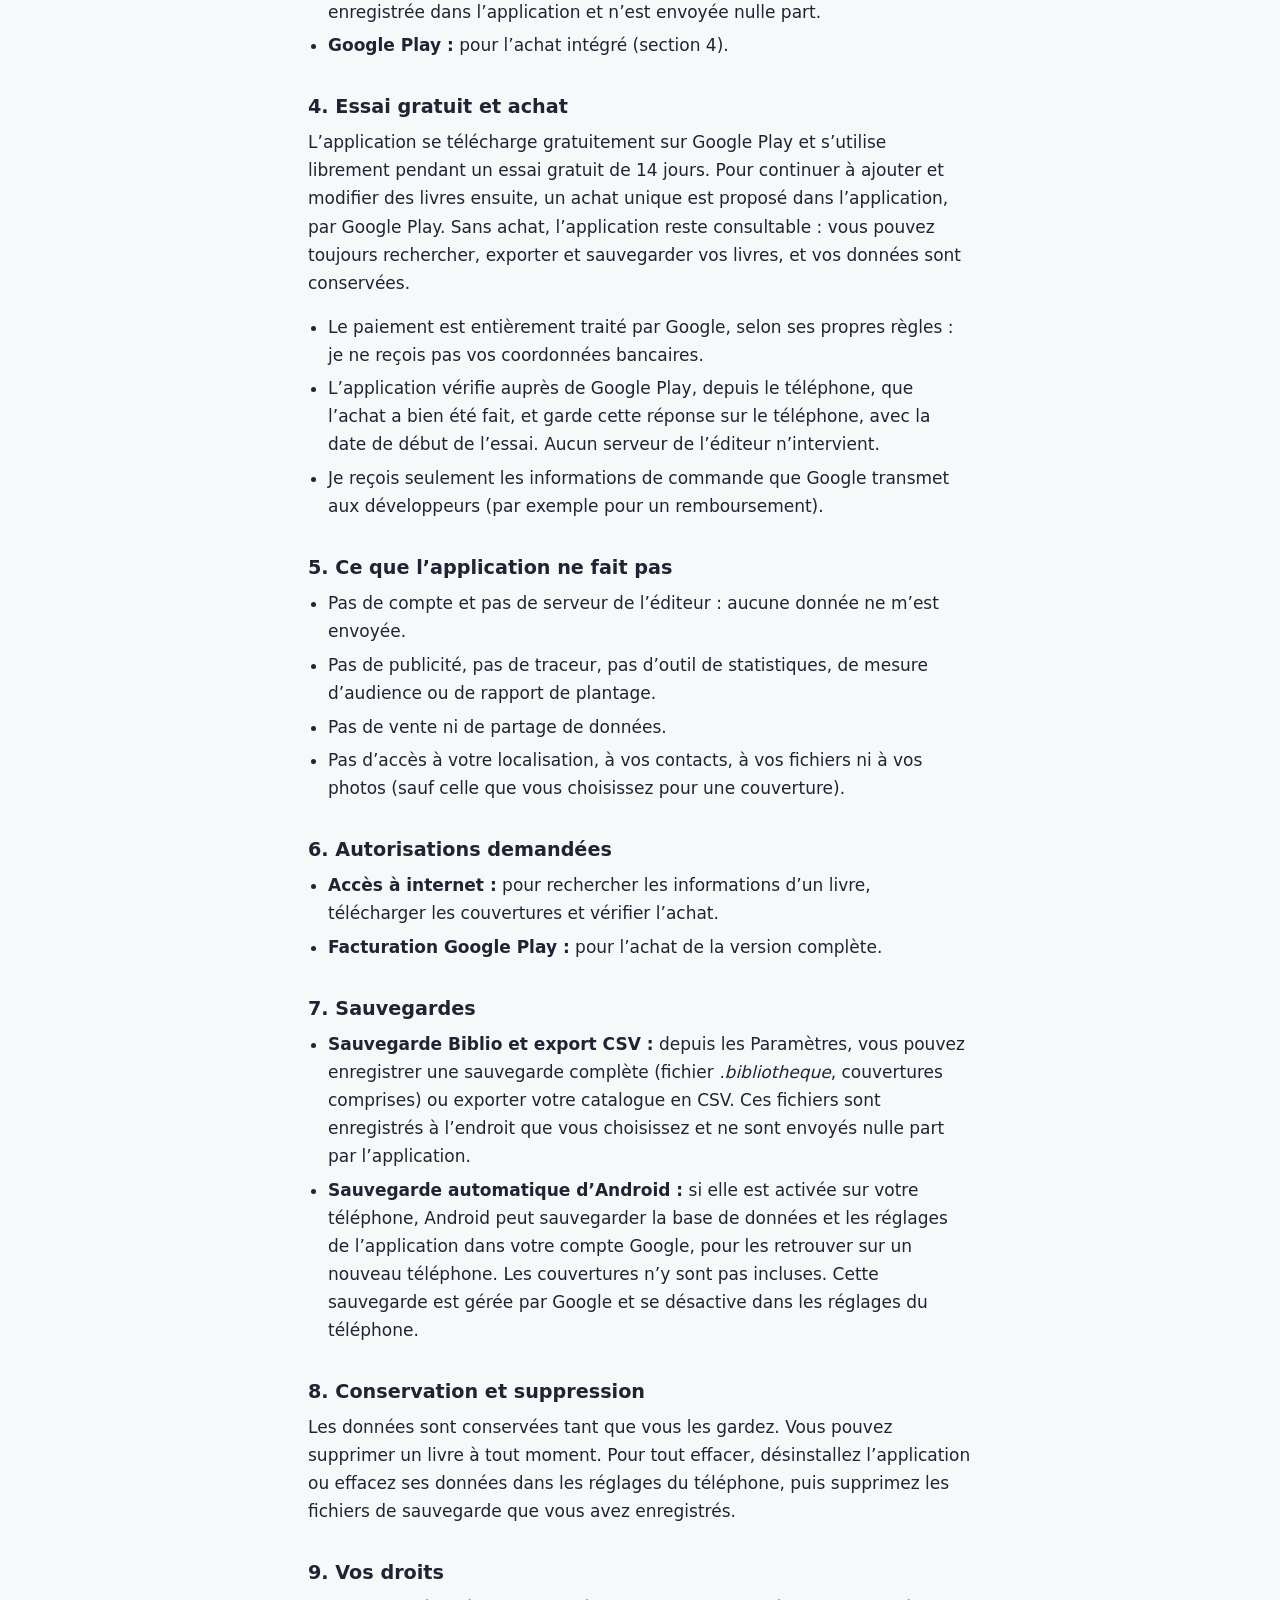
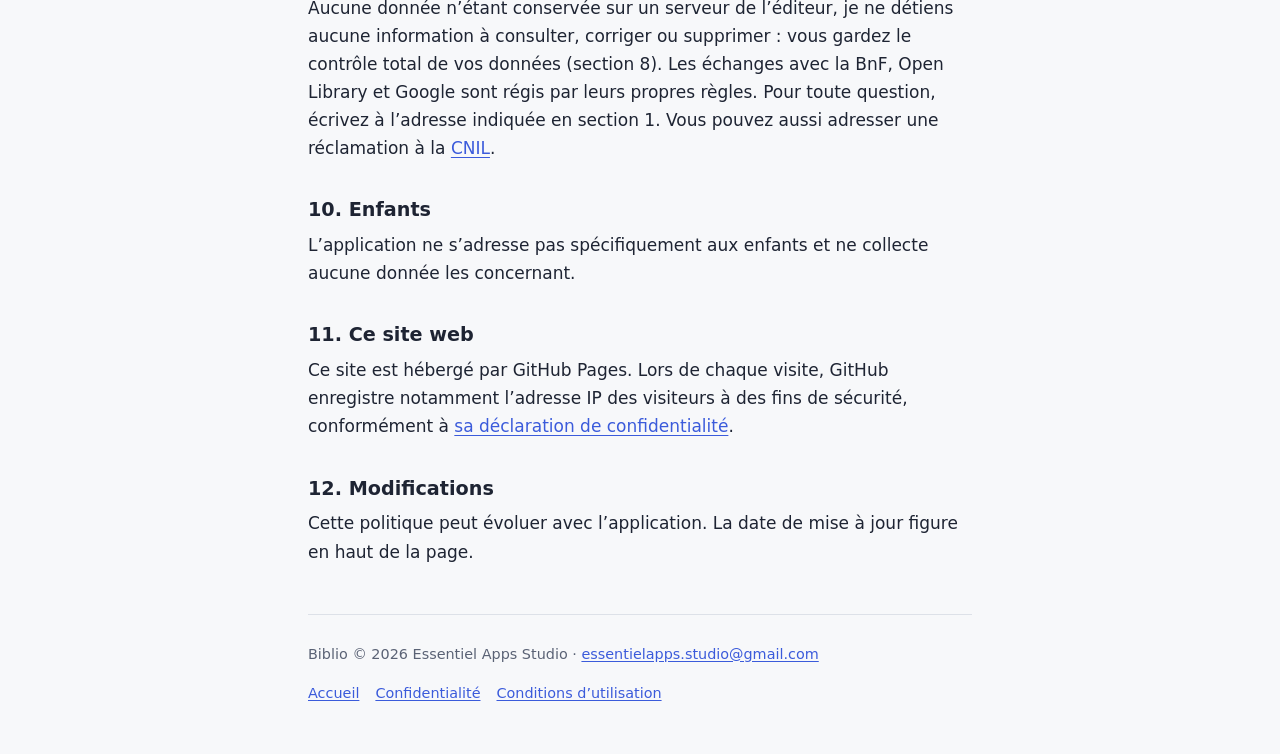
<file: biblio/confidentialite.html>
<!DOCTYPE html>
<html lang="fr">
<head>
<meta charset="utf-8">
<meta name="viewport" content="width=device-width, initial-scale=1">
<title>Biblio – Politique de confidentialité</title>
<meta name="description" content="Politique de confidentialité de l’application Biblio, éditée par Essentiel Apps Studio.">
<link rel="stylesheet" href="../style.css">
</head>
<body>
<main class="page">
<header class="entete">
  <p class="studio"><a href="./">Biblio</a> · Essentiel Apps Studio</p>
  <h1>Biblio : politique de confidentialité</h1>
  <p class="maj">Mise à jour : novembre 2026 · <a href="privacy.html">English version</a></p>
</header>

<div class="encadre">
  <p><strong>En bref :</strong> votre bibliothèque reste sur votre téléphone. L’application n’a ni compte ni serveur : elle ne m’envoie aucune donnée et je n’ai accès à rien de ce que vous enregistrez. Pas de publicité, pas de suivi, pas de statistiques d’utilisation.</p>
</div>

<h2>1. Éditeur</h2>
<p>Biblio est éditée par Essentiel Apps Studio, éditeur indépendant établi en France.<br>
Contact : <a href="mailto:essentielapps.studio@gmail.com">essentielapps.studio@gmail.com</a></p>

<h2>2. Données de votre bibliothèque</h2>
<p>L’application enregistre les données que vous saisissez :</p>
<ul>
  <li>vos livres : titre, auteurs, ISBN, éditeur, genres, séries, collections, note, avis, notes personnelles… ;</li>
  <li>vos lectures : statut, dates de début et de fin, historique des lectures ;</li>
  <li>vos prêts et emprunts, y compris <strong>le prénom ou le nom des personnes</strong> à qui vous prêtez un livre ou qui vous en prêtent un ;</li>
  <li>les couvertures : téléchargées, choisies dans votre galerie ou photographiées (réduites par l’application).</li>
</ul>
<p>Ces données sont enregistrées <strong>uniquement sur votre téléphone</strong>, dans la mémoire réservée à l’application. Je n’y ai jamais accès. Les noms des personnes notés dans les prêts restent sur votre téléphone, sous votre responsabilité.</p>

<h2>3. Services contactés par l’application</h2>
<p>Votre téléphone contacte directement ces services. Comme pour toute connexion internet, ils reçoivent l’adresse IP de l’appareil. Je n’ai accès à aucun de ces échanges.</p>
<ul>
  <li><strong>Bibliothèque nationale de France et Open Library :</strong> quand vous scannez ou saisissez un ISBN, l’application interroge le catalogue général de la BnF et Open Library (service de l’association Internet Archive), puis télécharge la couverture depuis Open Library. Sont envoyés : le numéro ISBN, la langue de votre téléphone et le nom de l’application avec sa version et l’adresse de contact du studio. Rien d’autre sur vous ou votre bibliothèque. Voir la <a href="https://www.bnf.fr/fr/politique-de-confidentialite">politique de confidentialité de la BnF</a> et les <a href="https://archive.org/about/terms.php">conditions d’Internet Archive</a>.</li>
  <li><strong>Lecteur de codes-barres de Google Play services :</strong> l’image est analysée sur le téléphone et n’est pas envoyée à Google. Google reçoit des statistiques techniques sur le fonctionnement de ce lecteur (modèle du téléphone, version, performances, erreurs) et peut lui envoyer des mises à jour (<a href="https://developers.google.com/ml-kit/terms">conditions de ML Kit</a>). L’application n’a pas elle-même accès à l’appareil photo.</li>
  <li><strong>Appareil photo du téléphone :</strong> pour photographier une couverture, l’application ouvre l’appareil photo de votre téléphone. La photo est enregistrée dans l’application et n’est envoyée nulle part.</li>
  <li><strong>Google Play :</strong> pour l’achat intégré (section 4).</li>
</ul>

<h2>4. Essai gratuit et achat</h2>
<p>L’application se télécharge gratuitement sur Google Play et s’utilise librement pendant un essai gratuit de 14 jours. Pour continuer à ajouter et modifier des livres ensuite, un achat unique est proposé dans l’application, par Google Play. Sans achat, l’application reste consultable : vous pouvez toujours rechercher, exporter et sauvegarder vos livres, et vos données sont conservées.</p>
<ul>
  <li>Le paiement est entièrement traité par Google, selon ses propres règles : je ne reçois pas vos coordonnées bancaires.</li>
  <li>L’application vérifie auprès de Google Play, depuis le téléphone, que l’achat a bien été fait, et garde cette réponse sur le téléphone, avec la date de début de l’essai. Aucun serveur de l’éditeur n’intervient.</li>
  <li>Je reçois seulement les informations de commande que Google transmet aux développeurs (par exemple pour un remboursement).</li>
</ul>

<h2>5. Ce que l’application ne fait pas</h2>
<ul>
  <li>Pas de compte et pas de serveur de l’éditeur : aucune donnée ne m’est envoyée.</li>
  <li>Pas de publicité, pas de traceur, pas d’outil de statistiques, de mesure d’audience ou de rapport de plantage.</li>
  <li>Pas de vente ni de partage de données.</li>
  <li>Pas d’accès à votre localisation, à vos contacts, à vos fichiers ni à vos photos (sauf celle que vous choisissez pour une couverture).</li>
</ul>

<h2>6. Autorisations demandées</h2>
<ul>
  <li><strong>Accès à internet :</strong> pour rechercher les informations d’un livre, télécharger les couvertures et vérifier l’achat.</li>
  <li><strong>Facturation Google Play :</strong> pour l’achat de la version complète.</li>
</ul>

<h2>7. Sauvegardes</h2>
<ul>
  <li><strong>Sauvegarde Biblio et export CSV :</strong> depuis les Paramètres, vous pouvez enregistrer une sauvegarde complète (fichier <em>.bibliotheque</em>, couvertures comprises) ou exporter votre catalogue en CSV. Ces fichiers sont enregistrés à l’endroit que vous choisissez et ne sont envoyés nulle part par l’application.</li>
  <li><strong>Sauvegarde automatique d’Android :</strong> si elle est activée sur votre téléphone, Android peut sauvegarder la base de données et les réglages de l’application dans votre compte Google, pour les retrouver sur un nouveau téléphone. Les couvertures n’y sont pas incluses. Cette sauvegarde est gérée par Google et se désactive dans les réglages du téléphone.</li>
</ul>

<h2>8. Conservation et suppression</h2>
<p>Les données sont conservées tant que vous les gardez. Vous pouvez supprimer un livre à tout moment. Pour tout effacer, désinstallez l’application ou effacez ses données dans les réglages du téléphone, puis supprimez les fichiers de sauvegarde que vous avez enregistrés.</p>

<h2>9. Vos droits</h2>
<p>Aucune donnée n’étant conservée sur un serveur de l’éditeur, je ne détiens aucune information à consulter, corriger ou supprimer : vous gardez le contrôle total de vos données (section 8). Les échanges avec la BnF, Open Library et Google sont régis par leurs propres règles. Pour toute question, écrivez à l’adresse indiquée en section 1. Vous pouvez aussi adresser une réclamation à la <a href="https://www.cnil.fr">CNIL</a>.</p>

<h2>10. Enfants</h2>
<p>L’application ne s’adresse pas spécifiquement aux enfants et ne collecte aucune donnée les concernant.</p>

<h2>11. Ce site web</h2>
<p>Ce site est hébergé par GitHub Pages. Lors de chaque visite, GitHub enregistre notamment l’adresse IP des visiteurs à des fins de sécurité, conformément à <a href="https://docs.github.com/fr/site-policy/privacy-policies/github-general-privacy-statement">sa déclaration de confidentialité</a>.</p>

<h2>12. Modifications</h2>
<p>Cette politique peut évoluer avec l’application. La date de mise à jour figure en haut de la page.</p>

<footer>
  <p>Biblio © 2026 Essentiel Apps Studio · <a href="mailto:essentielapps.studio@gmail.com">essentielapps.studio@gmail.com</a></p>
  <nav><a href="./">Accueil</a><a href="confidentialite.html">Confidentialité</a><a href="conditions.html">Conditions d’utilisation</a></nav>
</footer>
</main>
</body>
</html>
</file>
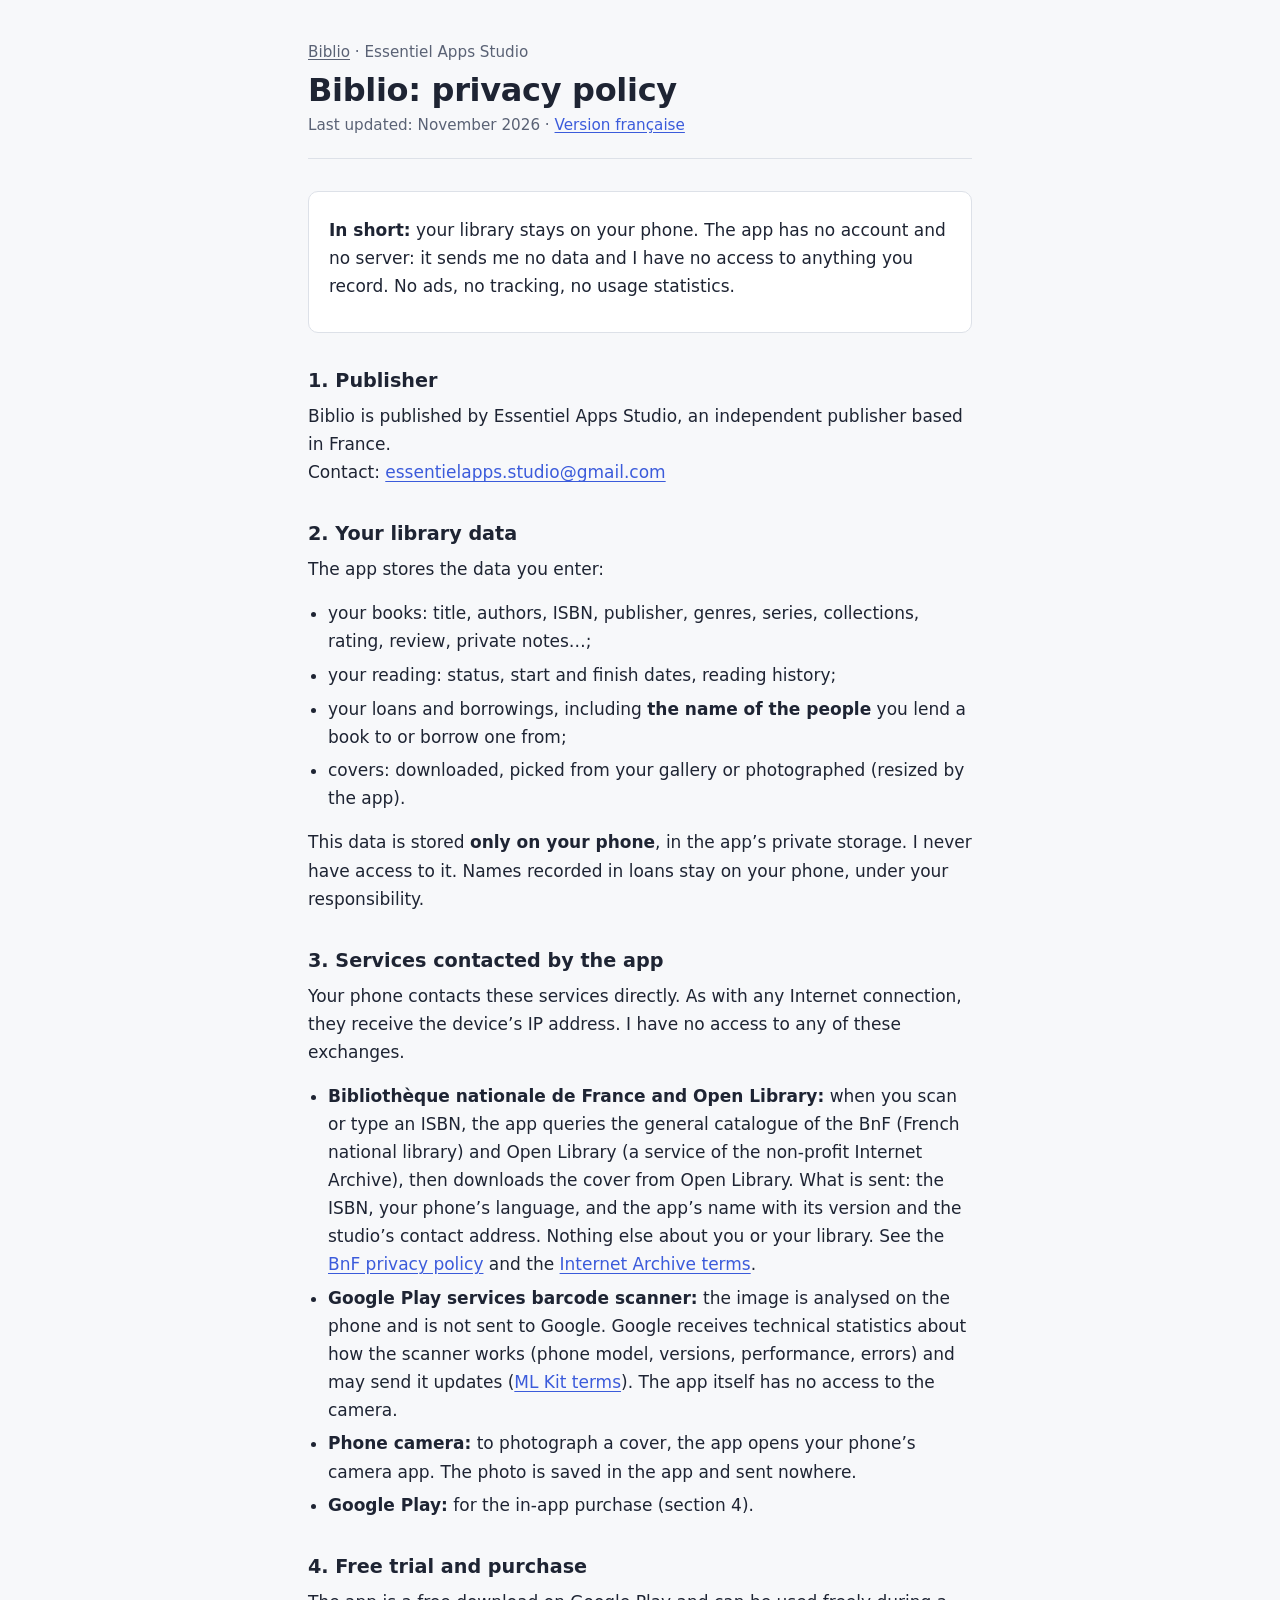
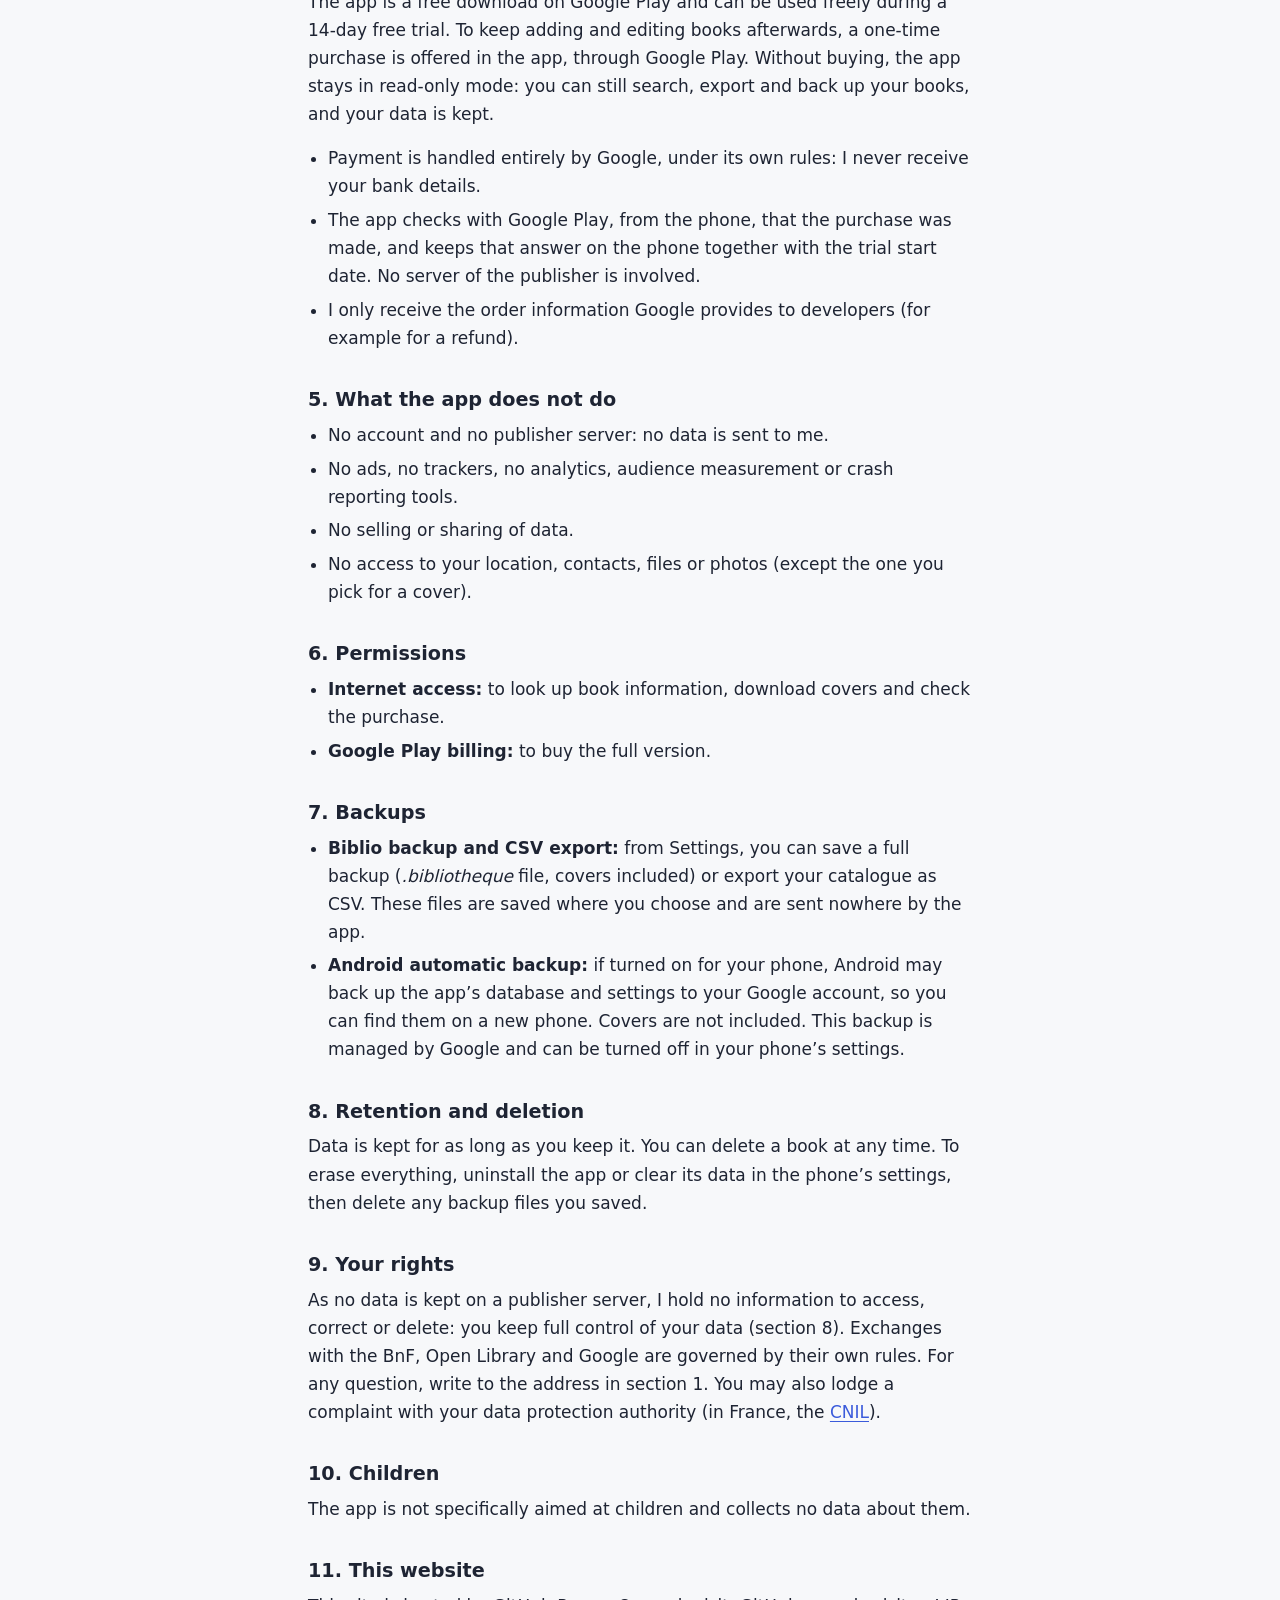
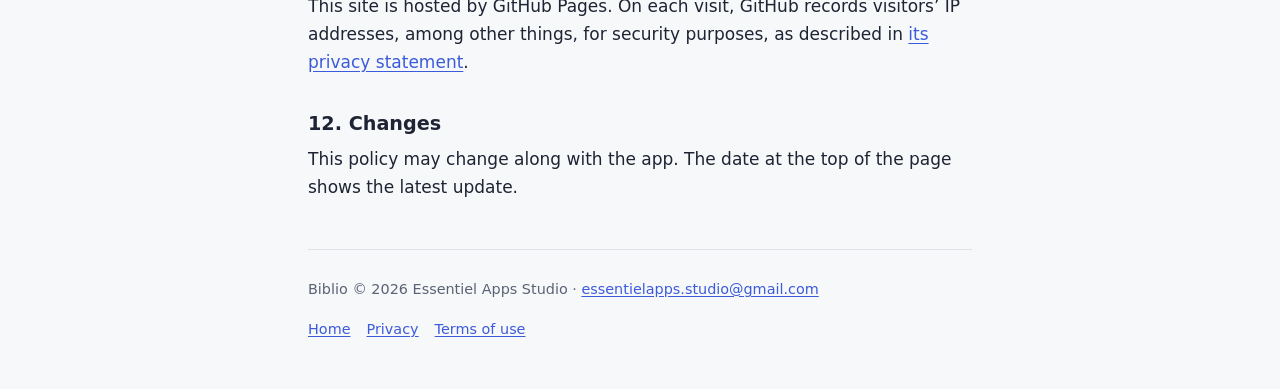
<file: biblio/privacy.html>
<!DOCTYPE html>
<html lang="en">
<head>
<meta charset="utf-8">
<meta name="viewport" content="width=device-width, initial-scale=1">
<title>Biblio – Privacy policy</title>
<meta name="description" content="Privacy policy of the Biblio app, published by Essentiel Apps Studio.">
<link rel="stylesheet" href="../style.css">
</head>
<body>
<main class="page">
<header class="entete">
  <p class="studio"><a href="./">Biblio</a> · Essentiel Apps Studio</p>
  <h1>Biblio: privacy policy</h1>
  <p class="maj">Last updated: November 2026 · <a href="confidentialite.html">Version française</a></p>
</header>

<div class="encadre">
  <p><strong>In short:</strong> your library stays on your phone. The app has no account and no server: it sends me no data and I have no access to anything you record. No ads, no tracking, no usage statistics.</p>
</div>

<h2>1. Publisher</h2>
<p>Biblio is published by Essentiel Apps Studio, an independent publisher based in France.<br>
Contact: <a href="mailto:essentielapps.studio@gmail.com">essentielapps.studio@gmail.com</a></p>

<h2>2. Your library data</h2>
<p>The app stores the data you enter:</p>
<ul>
  <li>your books: title, authors, ISBN, publisher, genres, series, collections, rating, review, private notes…;</li>
  <li>your reading: status, start and finish dates, reading history;</li>
  <li>your loans and borrowings, including <strong>the name of the people</strong> you lend a book to or borrow one from;</li>
  <li>covers: downloaded, picked from your gallery or photographed (resized by the app).</li>
</ul>
<p>This data is stored <strong>only on your phone</strong>, in the app’s private storage. I never have access to it. Names recorded in loans stay on your phone, under your responsibility.</p>

<h2>3. Services contacted by the app</h2>
<p>Your phone contacts these services directly. As with any Internet connection, they receive the device’s IP address. I have no access to any of these exchanges.</p>
<ul>
  <li><strong>Bibliothèque nationale de France and Open Library:</strong> when you scan or type an ISBN, the app queries the general catalogue of the BnF (French national library) and Open Library (a service of the non-profit Internet Archive), then downloads the cover from Open Library. What is sent: the ISBN, your phone’s language, and the app’s name with its version and the studio’s contact address. Nothing else about you or your library. See the <a href="https://www.bnf.fr/fr/politique-de-confidentialite">BnF privacy policy</a> and the <a href="https://archive.org/about/terms.php">Internet Archive terms</a>.</li>
  <li><strong>Google Play services barcode scanner:</strong> the image is analysed on the phone and is not sent to Google. Google receives technical statistics about how the scanner works (phone model, versions, performance, errors) and may send it updates (<a href="https://developers.google.com/ml-kit/terms">ML Kit terms</a>). The app itself has no access to the camera.</li>
  <li><strong>Phone camera:</strong> to photograph a cover, the app opens your phone’s camera app. The photo is saved in the app and sent nowhere.</li>
  <li><strong>Google Play:</strong> for the in-app purchase (section 4).</li>
</ul>

<h2>4. Free trial and purchase</h2>
<p>The app is a free download on Google Play and can be used freely during a 14-day free trial. To keep adding and editing books afterwards, a one-time purchase is offered in the app, through Google Play. Without buying, the app stays in read-only mode: you can still search, export and back up your books, and your data is kept.</p>
<ul>
  <li>Payment is handled entirely by Google, under its own rules: I never receive your bank details.</li>
  <li>The app checks with Google Play, from the phone, that the purchase was made, and keeps that answer on the phone together with the trial start date. No server of the publisher is involved.</li>
  <li>I only receive the order information Google provides to developers (for example for a refund).</li>
</ul>

<h2>5. What the app does not do</h2>
<ul>
  <li>No account and no publisher server: no data is sent to me.</li>
  <li>No ads, no trackers, no analytics, audience measurement or crash reporting tools.</li>
  <li>No selling or sharing of data.</li>
  <li>No access to your location, contacts, files or photos (except the one you pick for a cover).</li>
</ul>

<h2>6. Permissions</h2>
<ul>
  <li><strong>Internet access:</strong> to look up book information, download covers and check the purchase.</li>
  <li><strong>Google Play billing:</strong> to buy the full version.</li>
</ul>

<h2>7. Backups</h2>
<ul>
  <li><strong>Biblio backup and CSV export:</strong> from Settings, you can save a full backup (<em>.bibliotheque</em> file, covers included) or export your catalogue as CSV. These files are saved where you choose and are sent nowhere by the app.</li>
  <li><strong>Android automatic backup:</strong> if turned on for your phone, Android may back up the app’s database and settings to your Google account, so you can find them on a new phone. Covers are not included. This backup is managed by Google and can be turned off in your phone’s settings.</li>
</ul>

<h2>8. Retention and deletion</h2>
<p>Data is kept for as long as you keep it. You can delete a book at any time. To erase everything, uninstall the app or clear its data in the phone’s settings, then delete any backup files you saved.</p>

<h2>9. Your rights</h2>
<p>As no data is kept on a publisher server, I hold no information to access, correct or delete: you keep full control of your data (section 8). Exchanges with the BnF, Open Library and Google are governed by their own rules. For any question, write to the address in section 1. You may also lodge a complaint with your data protection authority (in France, the <a href="https://www.cnil.fr">CNIL</a>).</p>

<h2>10. Children</h2>
<p>The app is not specifically aimed at children and collects no data about them.</p>

<h2>11. This website</h2>
<p>This site is hosted by GitHub Pages. On each visit, GitHub records visitors’ IP addresses, among other things, for security purposes, as described in <a href="https://docs.github.com/en/site-policy/privacy-policies/github-general-privacy-statement">its privacy statement</a>.</p>

<h2>12. Changes</h2>
<p>This policy may change along with the app. The date at the top of the page shows the latest update.</p>

<footer>
  <p>Biblio © 2026 Essentiel Apps Studio · <a href="mailto:essentielapps.studio@gmail.com">essentielapps.studio@gmail.com</a></p>
  <nav><a href="./">Home</a><a href="privacy.html">Privacy</a><a href="terms.html">Terms of use</a></nav>
</footer>
</main>
</body>
</html>
</file>
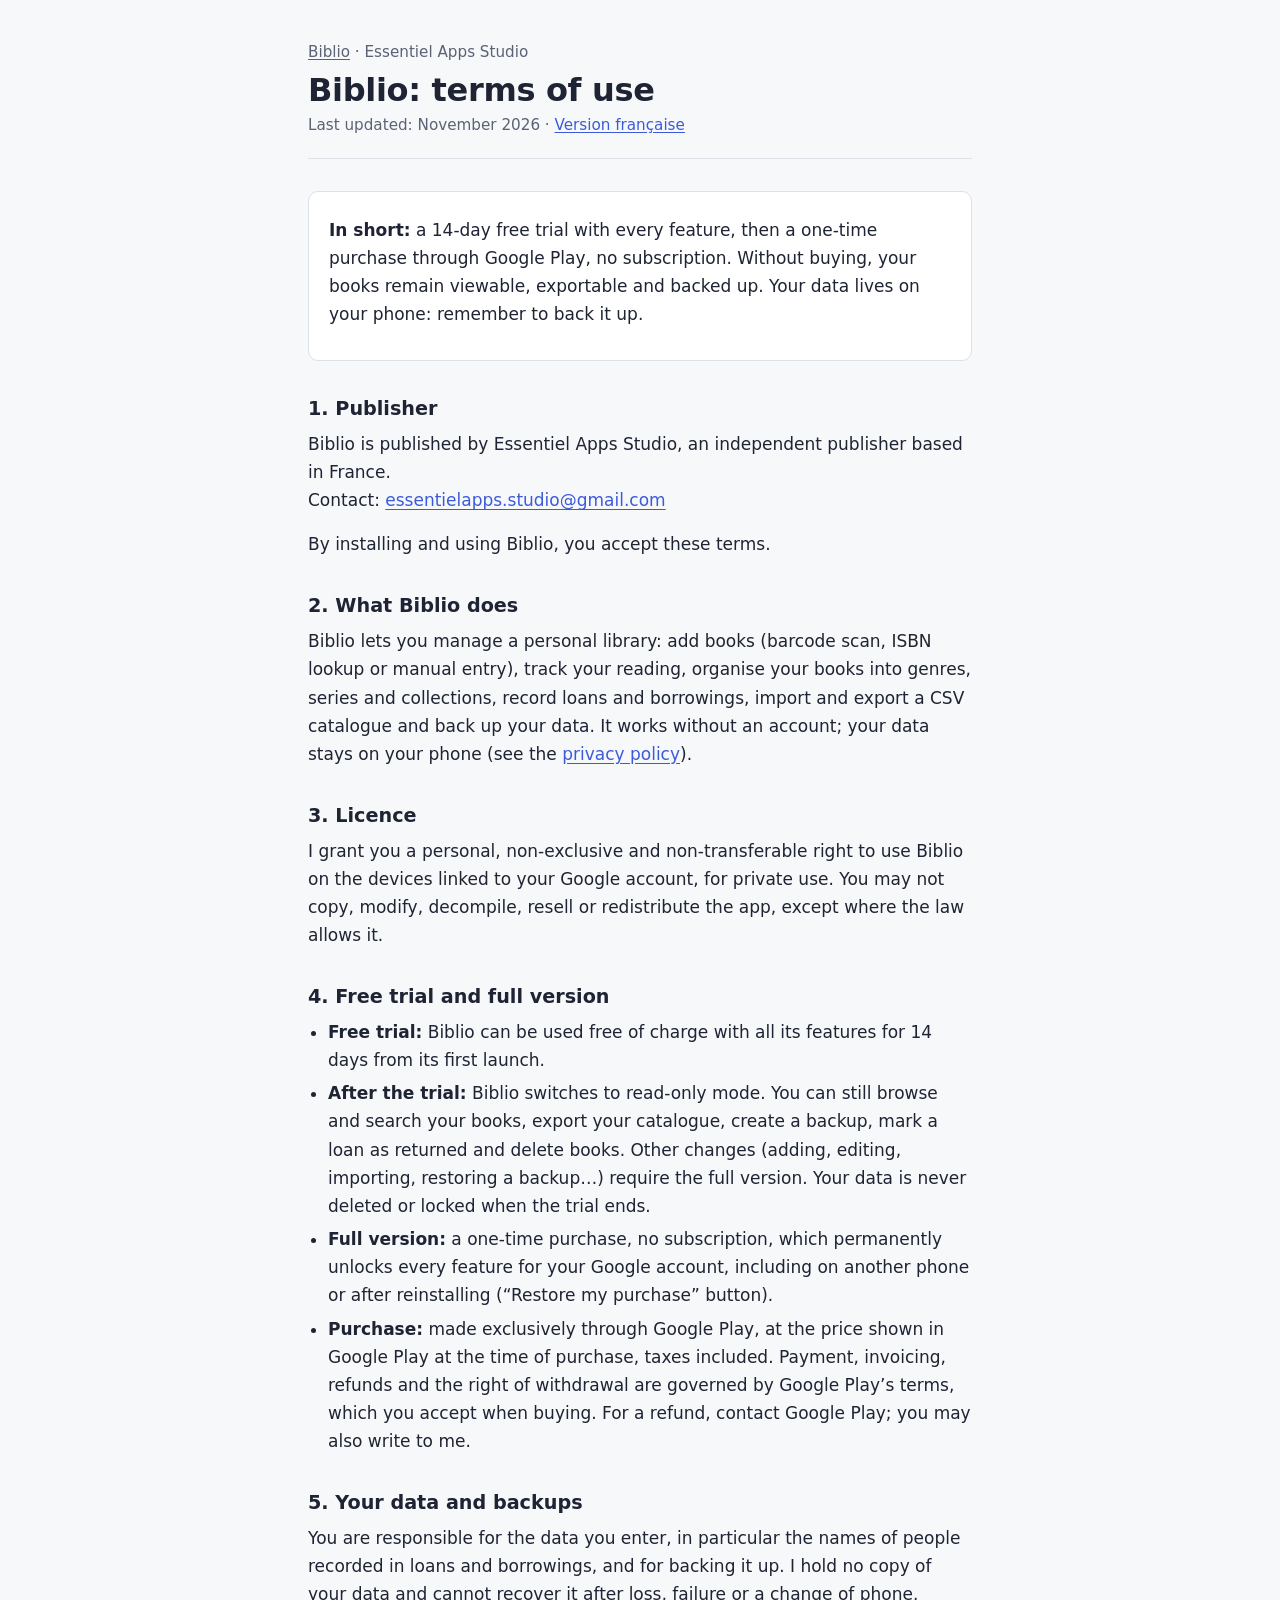
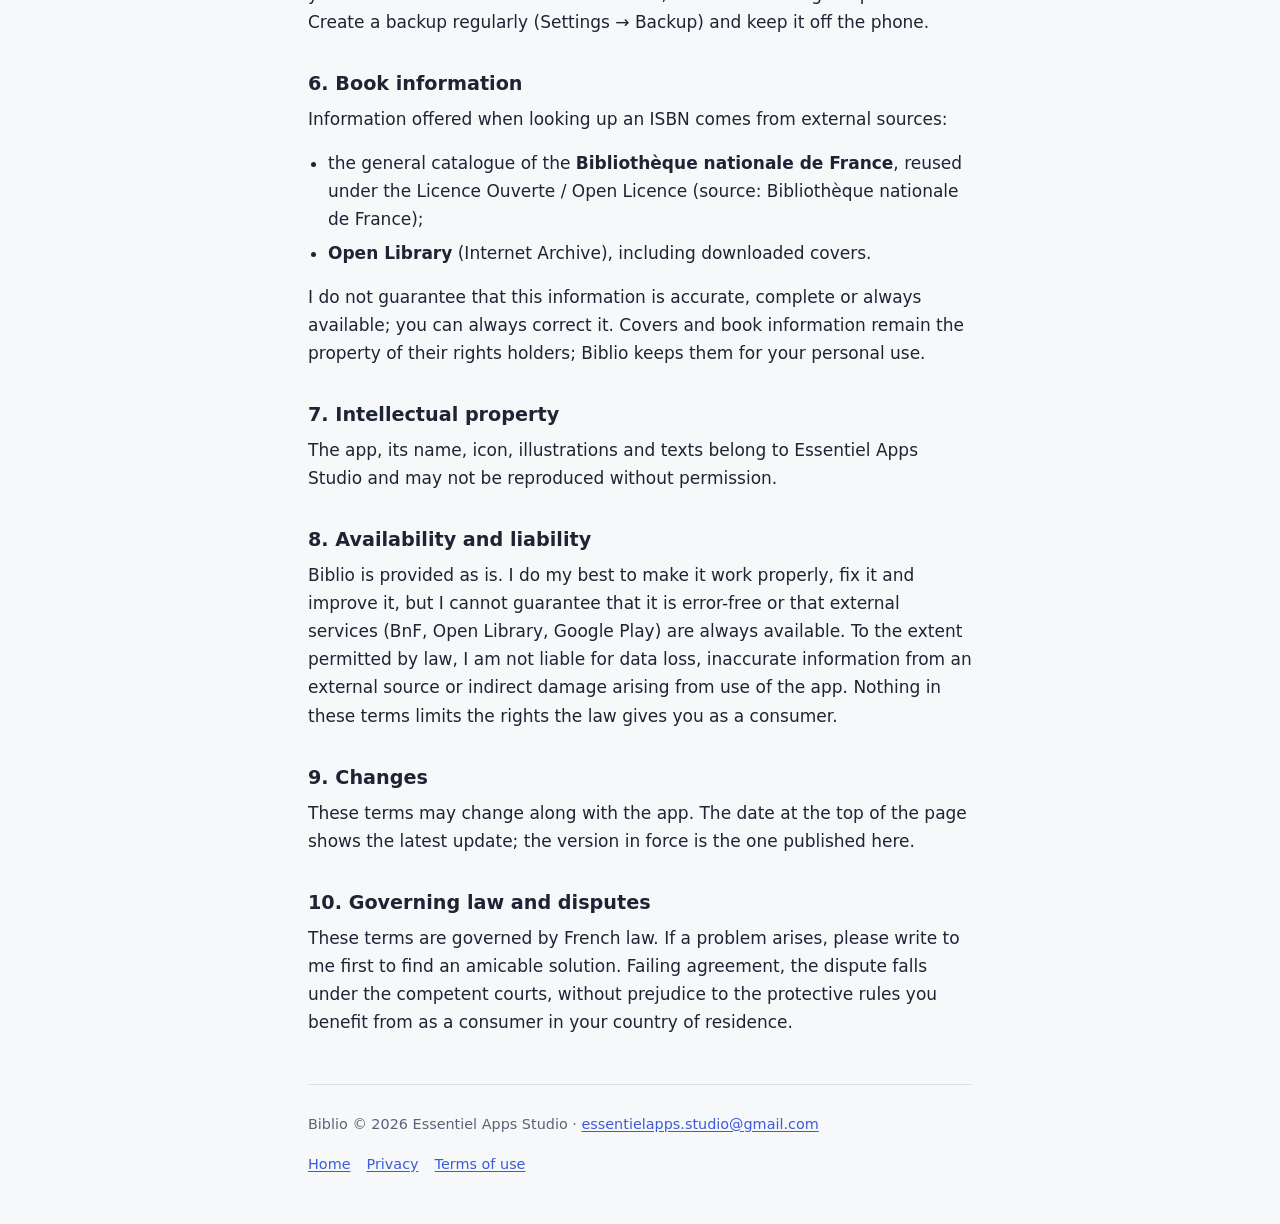
<file: biblio/terms.html>
<!DOCTYPE html>
<html lang="en">
<head>
<meta charset="utf-8">
<meta name="viewport" content="width=device-width, initial-scale=1">
<title>Biblio – Terms of use</title>
<meta name="description" content="Terms of use of the Biblio app, published by Essentiel Apps Studio.">
<link rel="stylesheet" href="../style.css">
</head>
<body>
<main class="page">
<header class="entete">
  <p class="studio"><a href="./">Biblio</a> · Essentiel Apps Studio</p>
  <h1>Biblio: terms of use</h1>
  <p class="maj">Last updated: November 2026 · <a href="conditions.html">Version française</a></p>
</header>

<div class="encadre">
  <p><strong>In short:</strong> a 14-day free trial with every feature, then a one-time purchase through Google Play, no subscription. Without buying, your books remain viewable, exportable and backed up. Your data lives on your phone: remember to back it up.</p>
</div>

<h2>1. Publisher</h2>
<p>Biblio is published by Essentiel Apps Studio, an independent publisher based in France.<br>
Contact: <a href="mailto:essentielapps.studio@gmail.com">essentielapps.studio@gmail.com</a></p>
<p>By installing and using Biblio, you accept these terms.</p>

<h2>2. What Biblio does</h2>
<p>Biblio lets you manage a personal library: add books (barcode scan, ISBN lookup or manual entry), track your reading, organise your books into genres, series and collections, record loans and borrowings, import and export a CSV catalogue and back up your data. It works without an account; your data stays on your phone (see the <a href="privacy.html">privacy policy</a>).</p>

<h2>3. Licence</h2>
<p>I grant you a personal, non-exclusive and non-transferable right to use Biblio on the devices linked to your Google account, for private use. You may not copy, modify, decompile, resell or redistribute the app, except where the law allows it.</p>

<h2>4. Free trial and full version</h2>
<ul>
  <li><strong>Free trial:</strong> Biblio can be used free of charge with all its features for 14 days from its first launch.</li>
  <li><strong>After the trial:</strong> Biblio switches to read-only mode. You can still browse and search your books, export your catalogue, create a backup, mark a loan as returned and delete books. Other changes (adding, editing, importing, restoring a backup…) require the full version. Your data is never deleted or locked when the trial ends.</li>
  <li><strong>Full version:</strong> a one-time purchase, no subscription, which permanently unlocks every feature for your Google account, including on another phone or after reinstalling (“Restore my purchase” button).</li>
  <li><strong>Purchase:</strong> made exclusively through Google Play, at the price shown in Google Play at the time of purchase, taxes included. Payment, invoicing, refunds and the right of withdrawal are governed by Google Play’s terms, which you accept when buying. For a refund, contact Google Play; you may also write to me.</li>
</ul>

<h2>5. Your data and backups</h2>
<p>You are responsible for the data you enter, in particular the names of people recorded in loans and borrowings, and for backing it up. I hold no copy of your data and cannot recover it after loss, failure or a change of phone. Create a backup regularly (Settings → Backup) and keep it off the phone.</p>

<h2>6. Book information</h2>
<p>Information offered when looking up an ISBN comes from external sources:</p>
<ul>
  <li>the general catalogue of the <strong>Bibliothèque nationale de France</strong>, reused under the Licence Ouverte / Open Licence (source: Bibliothèque nationale de France);</li>
  <li><strong>Open Library</strong> (Internet Archive), including downloaded covers.</li>
</ul>
<p>I do not guarantee that this information is accurate, complete or always available; you can always correct it. Covers and book information remain the property of their rights holders; Biblio keeps them for your personal use.</p>

<h2>7. Intellectual property</h2>
<p>The app, its name, icon, illustrations and texts belong to Essentiel Apps Studio and may not be reproduced without permission.</p>

<h2>8. Availability and liability</h2>
<p>Biblio is provided as is. I do my best to make it work properly, fix it and improve it, but I cannot guarantee that it is error-free or that external services (BnF, Open Library, Google Play) are always available. To the extent permitted by law, I am not liable for data loss, inaccurate information from an external source or indirect damage arising from use of the app. Nothing in these terms limits the rights the law gives you as a consumer.</p>

<h2>9. Changes</h2>
<p>These terms may change along with the app. The date at the top of the page shows the latest update; the version in force is the one published here.</p>

<h2>10. Governing law and disputes</h2>
<p>These terms are governed by French law. If a problem arises, please write to me first to find an amicable solution. Failing agreement, the dispute falls under the competent courts, without prejudice to the protective rules you benefit from as a consumer in your country of residence.</p>

<footer>
  <p>Biblio © 2026 Essentiel Apps Studio · <a href="mailto:essentielapps.studio@gmail.com">essentielapps.studio@gmail.com</a></p>
  <nav><a href="./">Home</a><a href="privacy.html">Privacy</a><a href="terms.html">Terms of use</a></nav>
</footer>
</main>
</body>
</html>
</file>
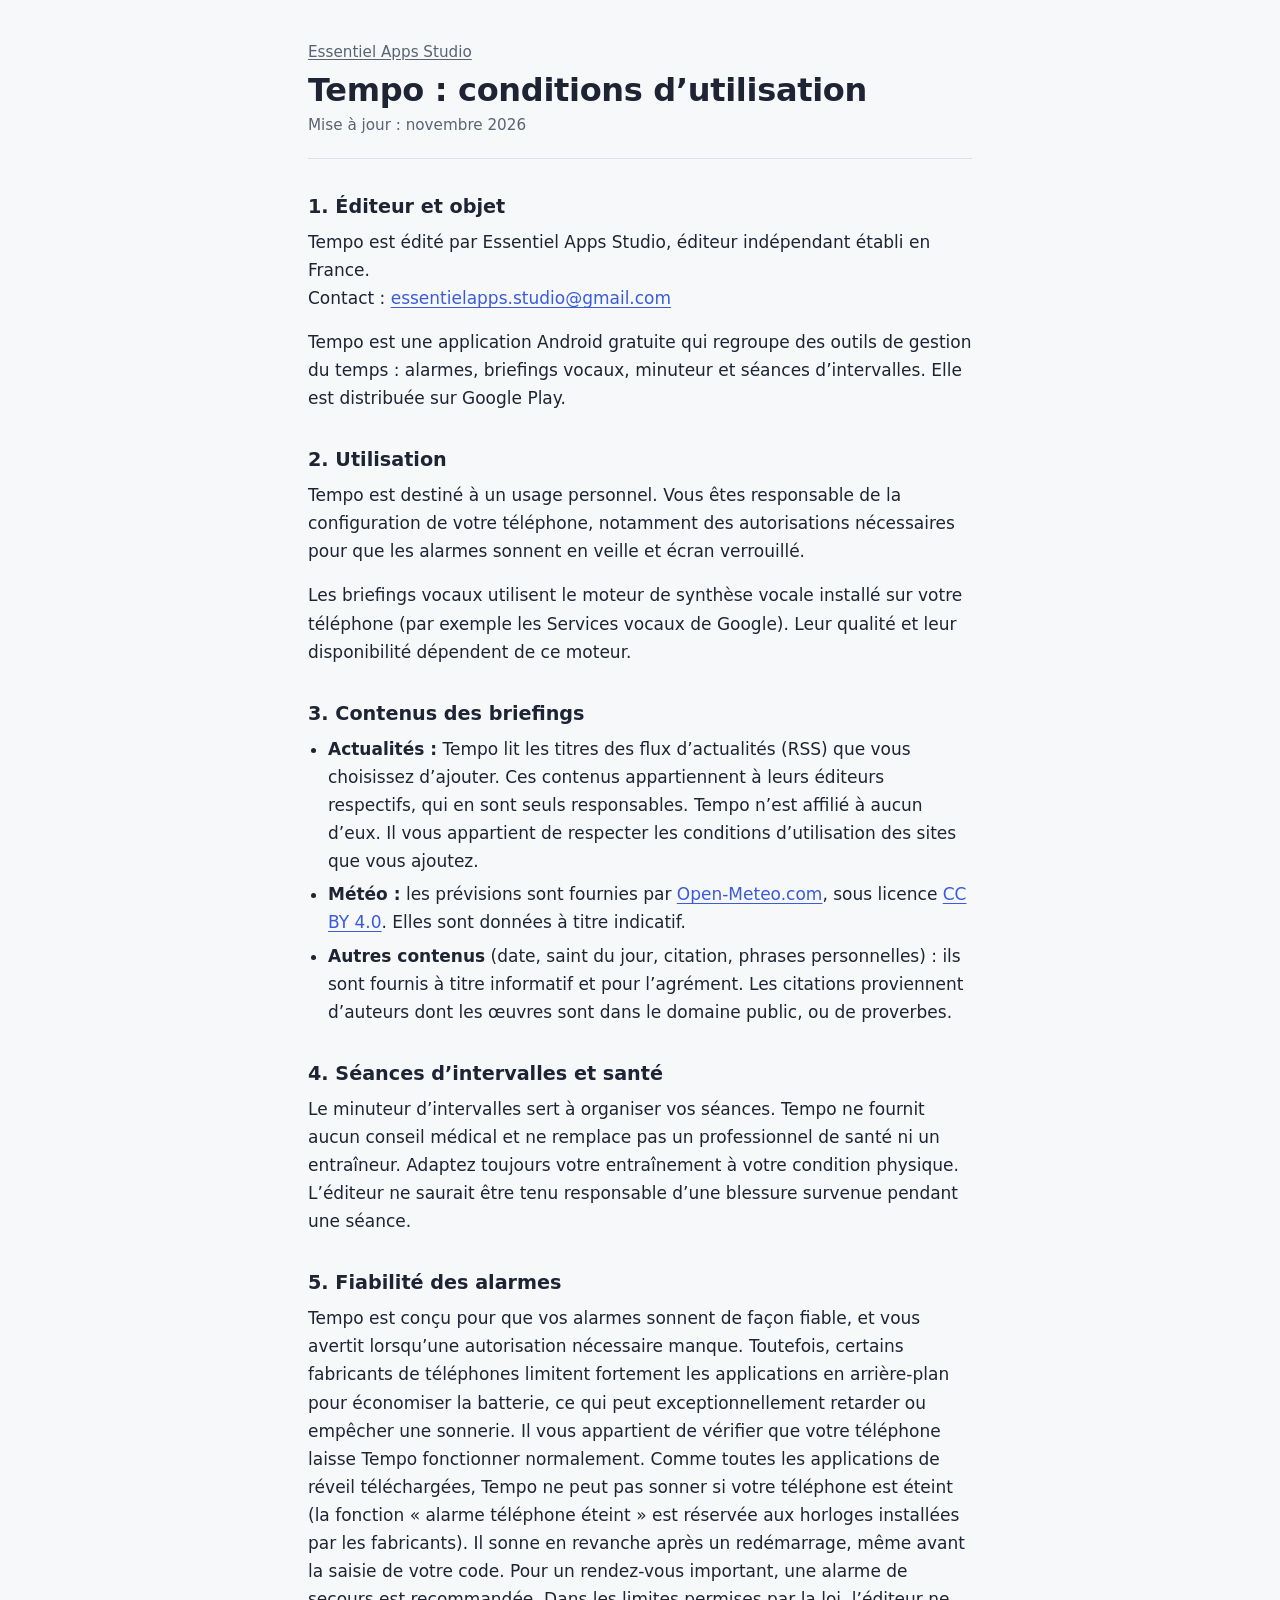
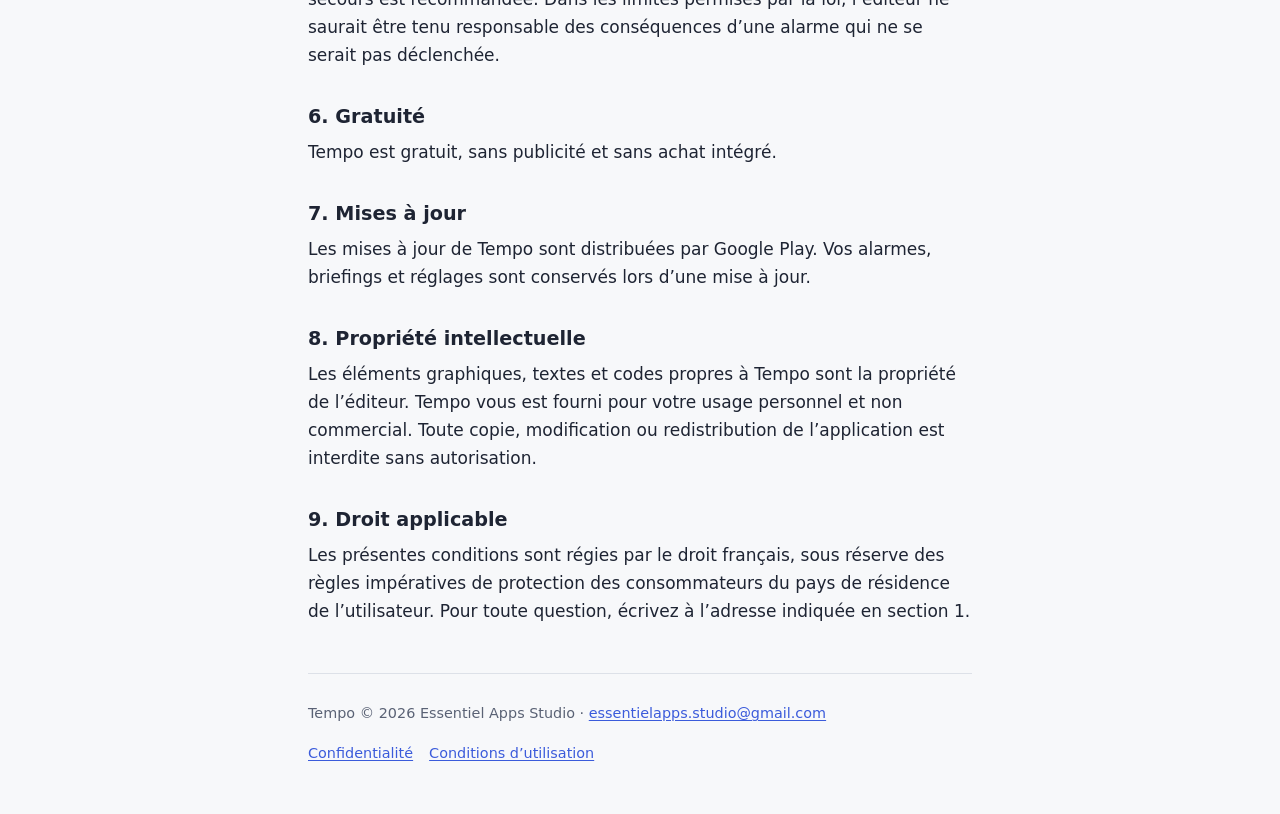
<file: tempo/conditions.html>
<!DOCTYPE html>
<html lang="fr">
<head>
<meta charset="utf-8">
<meta name="viewport" content="width=device-width, initial-scale=1">
<title>Tempo – Conditions d’utilisation</title>
<meta name="description" content="Conditions d’utilisation de l’application Tempo, éditée par Essentiel Apps Studio.">
<link rel="stylesheet" href="../style.css">
</head>
<body>
<main class="page">
<header class="entete">
  <p class="studio"><a href="../">Essentiel Apps Studio</a></p>
  <h1>Tempo : conditions d’utilisation</h1>
  <p class="maj">Mise à jour : novembre 2026</p>
</header>

<h2>1. Éditeur et objet</h2>
<p>Tempo est édité par Essentiel Apps Studio, éditeur indépendant établi en France.<br>
Contact : <a href="mailto:essentielapps.studio@gmail.com">essentielapps.studio@gmail.com</a></p>
<p>Tempo est une application Android gratuite qui regroupe des outils de gestion du temps : alarmes, briefings vocaux, minuteur et séances d’intervalles. Elle est distribuée sur Google Play.</p>

<h2>2. Utilisation</h2>
<p>Tempo est destiné à un usage personnel. Vous êtes responsable de la configuration de votre téléphone, notamment des autorisations nécessaires pour que les alarmes sonnent en veille et écran verrouillé.</p>
<p>Les briefings vocaux utilisent le moteur de synthèse vocale installé sur votre téléphone (par exemple les Services vocaux de Google). Leur qualité et leur disponibilité dépendent de ce moteur.</p>

<h2>3. Contenus des briefings</h2>
<ul>
  <li><strong>Actualités :</strong> Tempo lit les titres des flux d’actualités (RSS) que vous choisissez d’ajouter. Ces contenus appartiennent à leurs éditeurs respectifs, qui en sont seuls responsables. Tempo n’est affilié à aucun d’eux. Il vous appartient de respecter les conditions d’utilisation des sites que vous ajoutez.</li>
  <li><strong>Météo :</strong> les prévisions sont fournies par <a href="https://open-meteo.com/">Open-Meteo.com</a>, sous licence <a href="https://creativecommons.org/licenses/by/4.0/deed.fr">CC BY 4.0</a>. Elles sont données à titre indicatif.</li>
  <li><strong>Autres contenus</strong> (date, saint du jour, citation, phrases personnelles) : ils sont fournis à titre informatif et pour l’agrément. Les citations proviennent d’auteurs dont les œuvres sont dans le domaine public, ou de proverbes.</li>
</ul>

<h2>4. Séances d’intervalles et santé</h2>
<p>Le minuteur d’intervalles sert à organiser vos séances. Tempo ne fournit aucun conseil médical et ne remplace pas un professionnel de santé ni un entraîneur. Adaptez toujours votre entraînement à votre condition physique. L’éditeur ne saurait être tenu responsable d’une blessure survenue pendant une séance.</p>

<h2>5. Fiabilité des alarmes</h2>
<p>Tempo est conçu pour que vos alarmes sonnent de façon fiable, et vous avertit lorsqu’une autorisation nécessaire manque. Toutefois, certains fabricants de téléphones limitent fortement les applications en arrière-plan pour économiser la batterie, ce qui peut exceptionnellement retarder ou empêcher une sonnerie. Il vous appartient de vérifier que votre téléphone laisse Tempo fonctionner normalement. Comme toutes les applications de réveil téléchargées, Tempo ne peut pas sonner si votre téléphone est éteint (la fonction « alarme téléphone éteint » est réservée aux horloges installées par les fabricants). Il sonne en revanche après un redémarrage, même avant la saisie de votre code. Pour un rendez-vous important, une alarme de secours est recommandée. Dans les limites permises par la loi, l’éditeur ne saurait être tenu responsable des conséquences d’une alarme qui ne se serait pas déclenchée.</p>

<h2>6. Gratuité</h2>
<p>Tempo est gratuit, sans publicité et sans achat intégré.</p>

<h2>7. Mises à jour</h2>
<p>Les mises à jour de Tempo sont distribuées par Google Play. Vos alarmes, briefings et réglages sont conservés lors d’une mise à jour.</p>

<h2>8. Propriété intellectuelle</h2>
<p>Les éléments graphiques, textes et codes propres à Tempo sont la propriété de l’éditeur. Tempo vous est fourni pour votre usage personnel et non commercial. Toute copie, modification ou redistribution de l’application est interdite sans autorisation.</p>

<h2>9. Droit applicable</h2>
<p>Les présentes conditions sont régies par le droit français, sous réserve des règles impératives de protection des consommateurs du pays de résidence de l’utilisateur. Pour toute question, écrivez à l’adresse indiquée en section 1.</p>

<footer>
  <p>Tempo © 2026 Essentiel Apps Studio · <a href="mailto:essentielapps.studio@gmail.com">essentielapps.studio@gmail.com</a></p>
  <nav><a href="confidentialite.html">Confidentialité</a><a href="conditions.html">Conditions d’utilisation</a></nav>
</footer>
</main>
</body>
</html>
</file>
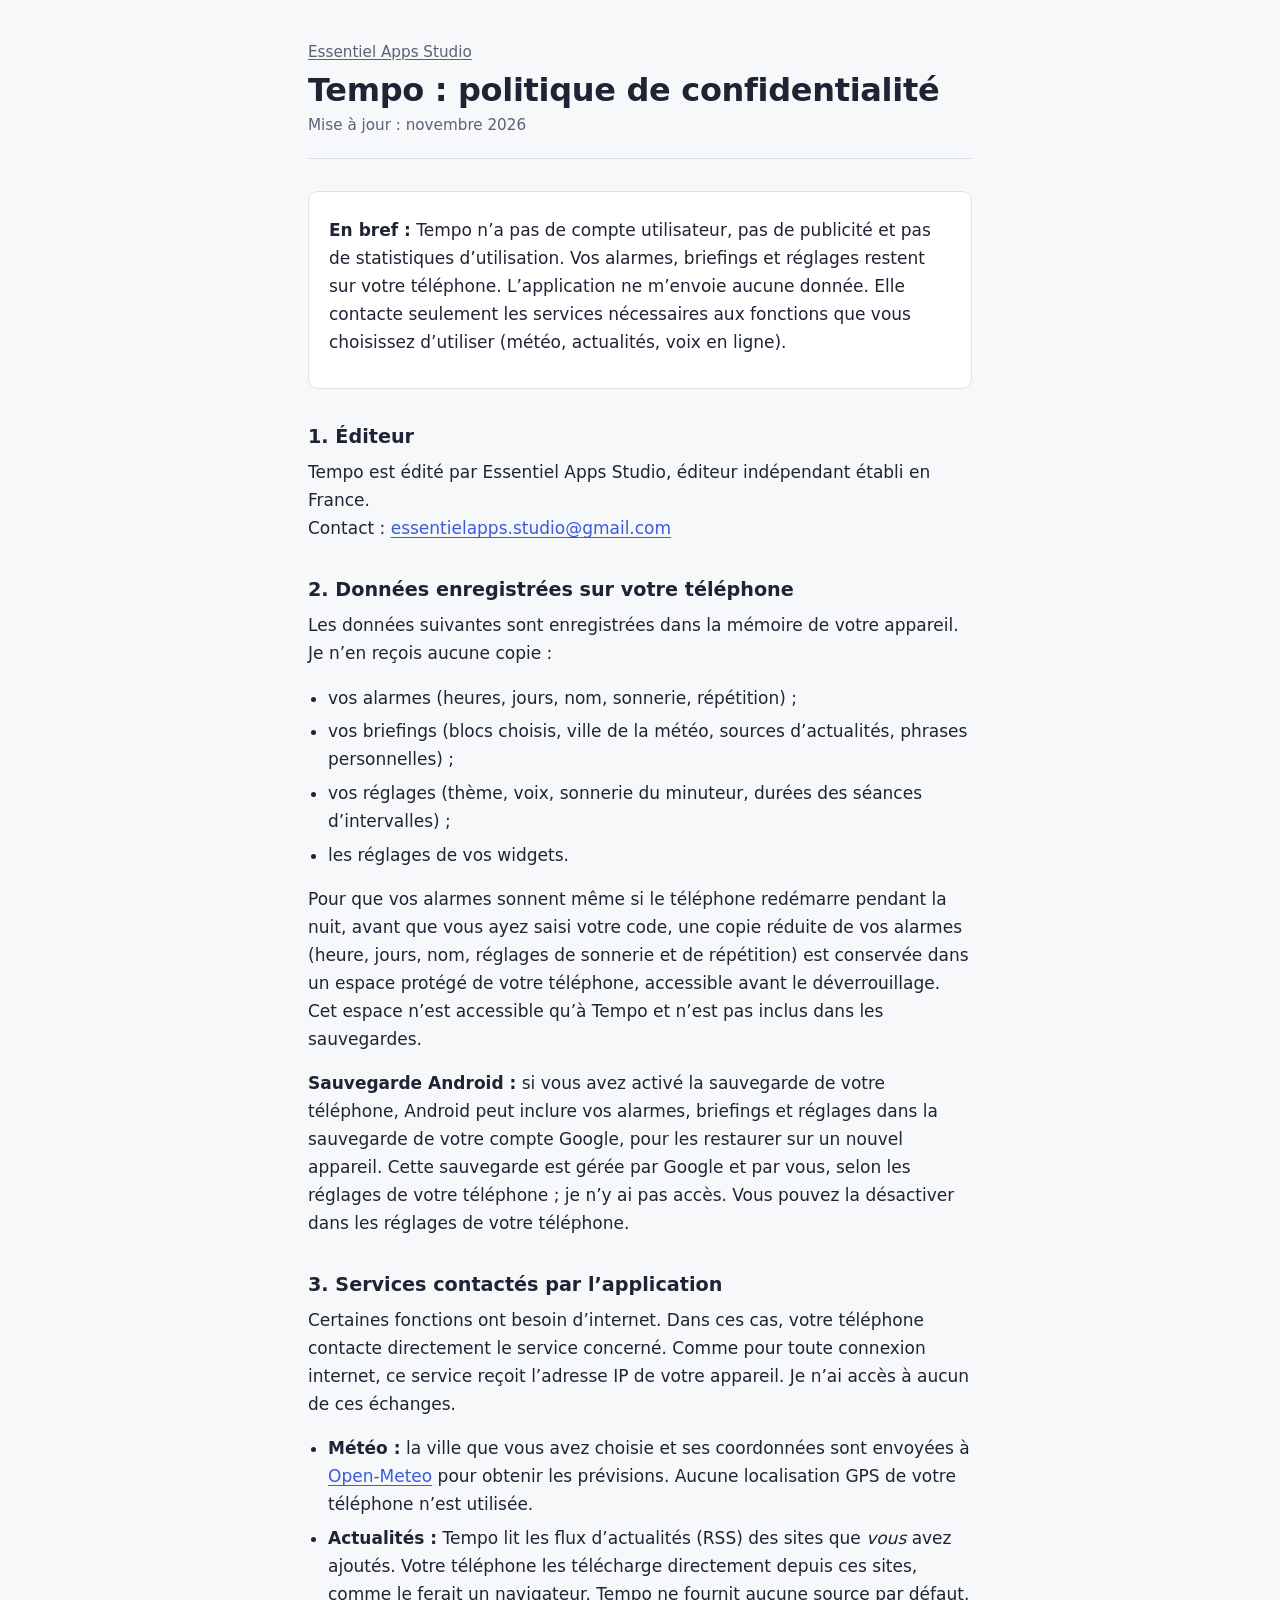
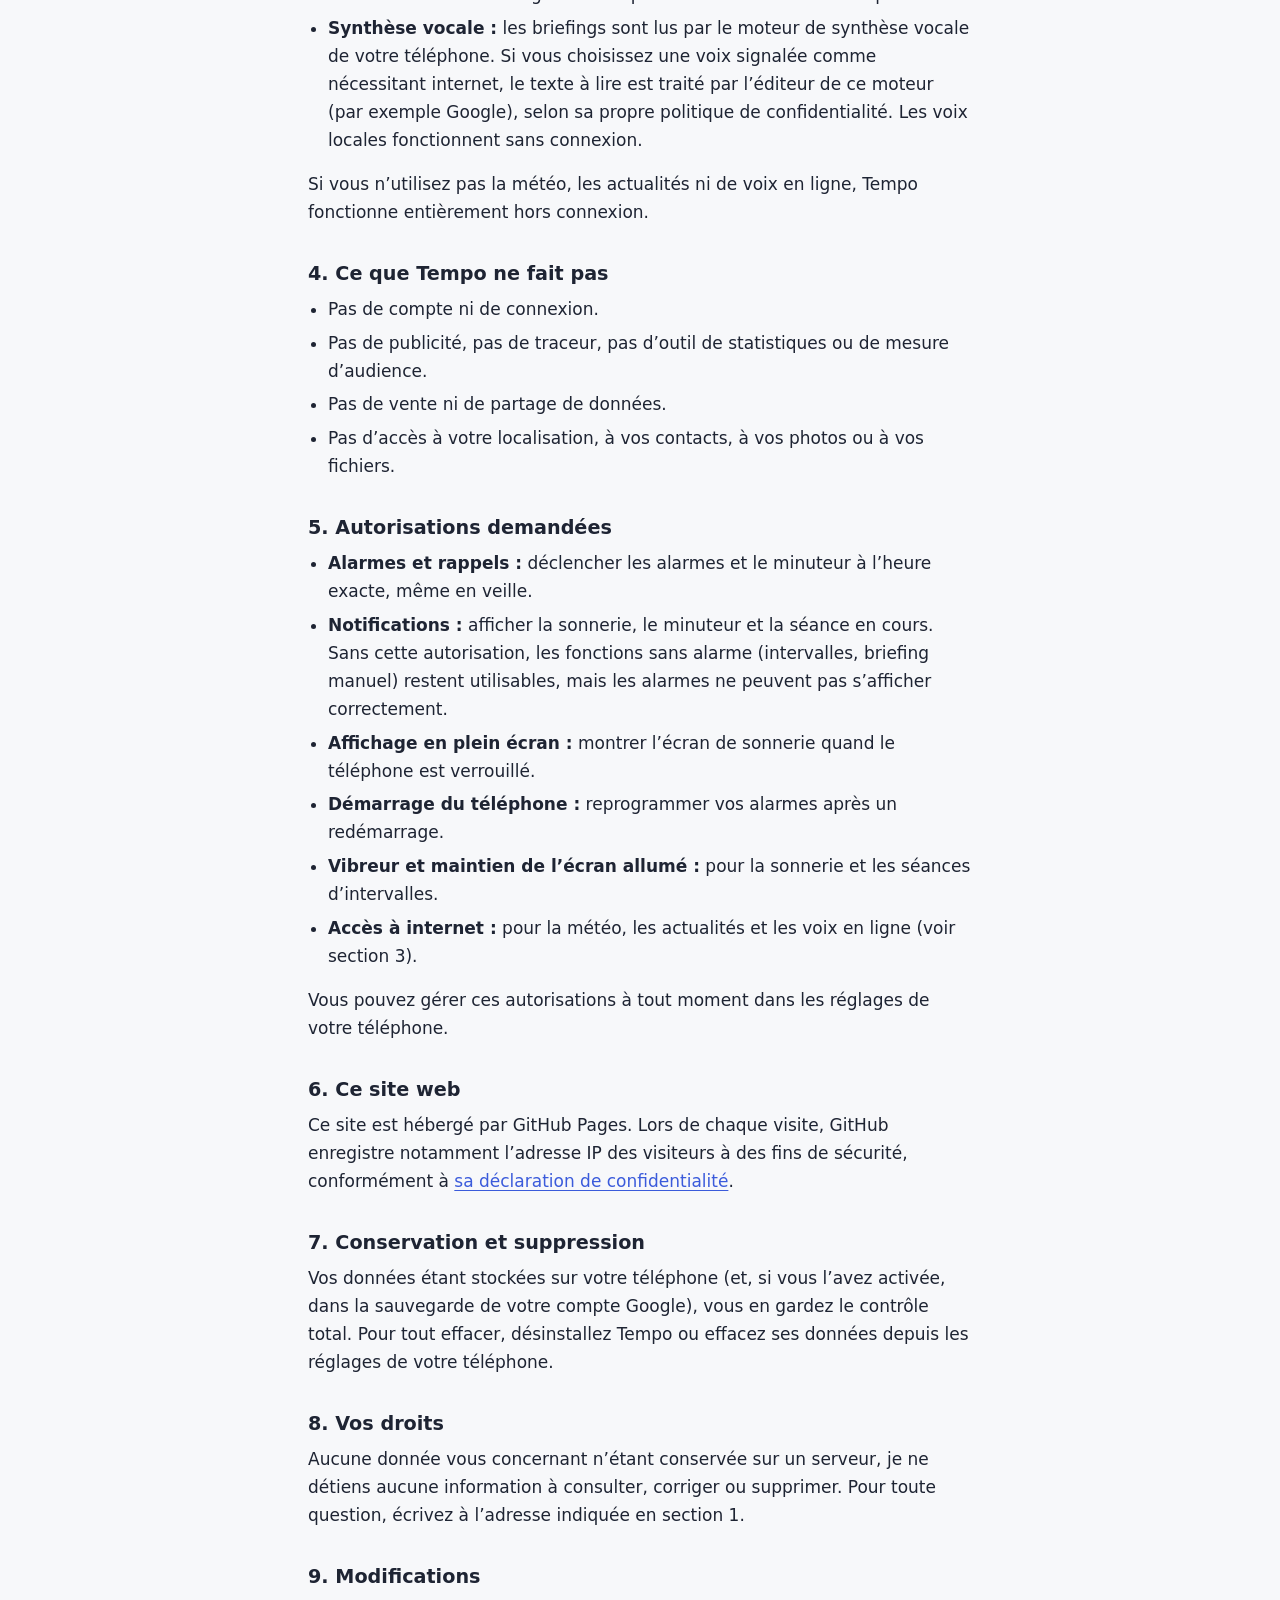
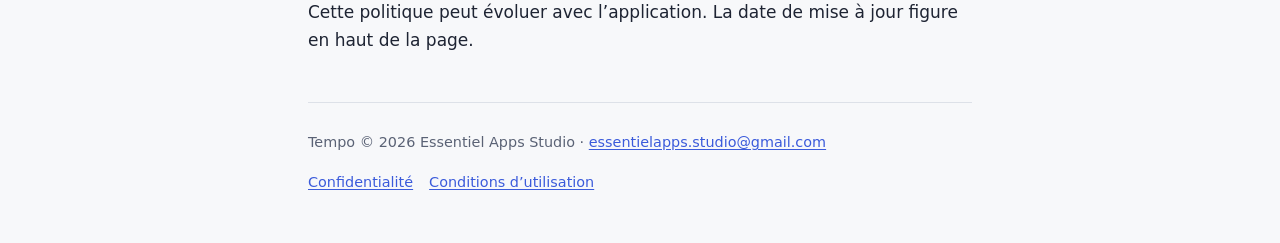
<file: tempo/confidentialite.html>
<!DOCTYPE html>
<html lang="fr">
<head>
<meta charset="utf-8">
<meta name="viewport" content="width=device-width, initial-scale=1">
<title>Tempo – Politique de confidentialité</title>
<meta name="description" content="Politique de confidentialité de l’application Tempo, éditée par Essentiel Apps Studio.">
<link rel="stylesheet" href="../style.css">
</head>
<body>
<main class="page">
<header class="entete">
  <p class="studio"><a href="../">Essentiel Apps Studio</a></p>
  <h1>Tempo : politique de confidentialité</h1>
  <p class="maj">Mise à jour : novembre 2026</p>
</header>

<div class="encadre">
  <p><strong>En bref :</strong> Tempo n’a pas de compte utilisateur, pas de publicité et pas de statistiques d’utilisation. Vos alarmes, briefings et réglages restent sur votre téléphone. L’application ne m’envoie aucune donnée. Elle contacte seulement les services nécessaires aux fonctions que vous choisissez d’utiliser (météo, actualités, voix en ligne).</p>
</div>

<h2>1. Éditeur</h2>
<p>Tempo est édité par Essentiel Apps Studio, éditeur indépendant établi en France.<br>
Contact : <a href="mailto:essentielapps.studio@gmail.com">essentielapps.studio@gmail.com</a></p>

<h2>2. Données enregistrées sur votre téléphone</h2>
<p>Les données suivantes sont enregistrées dans la mémoire de votre appareil. Je n’en reçois aucune copie :</p>
<ul>
  <li>vos alarmes (heures, jours, nom, sonnerie, répétition) ;</li>
  <li>vos briefings (blocs choisis, ville de la météo, sources d’actualités, phrases personnelles) ;</li>
  <li>vos réglages (thème, voix, sonnerie du minuteur, durées des séances d’intervalles) ;</li>
  <li>les réglages de vos widgets.</li>
</ul>
<p>Pour que vos alarmes sonnent même si le téléphone redémarre pendant la nuit, avant que vous ayez saisi votre code, une copie réduite de vos alarmes (heure, jours, nom, réglages de sonnerie et de répétition) est conservée dans un espace protégé de votre téléphone, accessible avant le déverrouillage. Cet espace n’est accessible qu’à Tempo et n’est pas inclus dans les sauvegardes.</p>
<p><strong>Sauvegarde Android :</strong> si vous avez activé la sauvegarde de votre téléphone, Android peut inclure vos alarmes, briefings et réglages dans la sauvegarde de votre compte Google, pour les restaurer sur un nouvel appareil. Cette sauvegarde est gérée par Google et par vous, selon les réglages de votre téléphone ; je n’y ai pas accès. Vous pouvez la désactiver dans les réglages de votre téléphone.</p>

<h2>3. Services contactés par l’application</h2>
<p>Certaines fonctions ont besoin d’internet. Dans ces cas, votre téléphone contacte directement le service concerné. Comme pour toute connexion internet, ce service reçoit l’adresse IP de votre appareil. Je n’ai accès à aucun de ces échanges.</p>
<ul>
  <li><strong>Météo :</strong> la ville que vous avez choisie et ses coordonnées sont envoyées à <a href="https://open-meteo.com/">Open-Meteo</a> pour obtenir les prévisions. Aucune localisation GPS de votre téléphone n’est utilisée.</li>
  <li><strong>Actualités :</strong> Tempo lit les flux d’actualités (RSS) des sites que <em>vous</em> avez ajoutés. Votre téléphone les télécharge directement depuis ces sites, comme le ferait un navigateur. Tempo ne fournit aucune source par défaut.</li>
  <li><strong>Synthèse vocale :</strong> les briefings sont lus par le moteur de synthèse vocale de votre téléphone. Si vous choisissez une voix signalée comme nécessitant internet, le texte à lire est traité par l’éditeur de ce moteur (par exemple Google), selon sa propre politique de confidentialité. Les voix locales fonctionnent sans connexion.</li>
</ul>
<p>Si vous n’utilisez pas la météo, les actualités ni de voix en ligne, Tempo fonctionne entièrement hors connexion.</p>

<h2>4. Ce que Tempo ne fait pas</h2>
<ul>
  <li>Pas de compte ni de connexion.</li>
  <li>Pas de publicité, pas de traceur, pas d’outil de statistiques ou de mesure d’audience.</li>
  <li>Pas de vente ni de partage de données.</li>
  <li>Pas d’accès à votre localisation, à vos contacts, à vos photos ou à vos fichiers.</li>
</ul>

<h2>5. Autorisations demandées</h2>
<ul>
  <li><strong>Alarmes et rappels :</strong> déclencher les alarmes et le minuteur à l’heure exacte, même en veille.</li>
  <li><strong>Notifications :</strong> afficher la sonnerie, le minuteur et la séance en cours. Sans cette autorisation, les fonctions sans alarme (intervalles, briefing manuel) restent utilisables, mais les alarmes ne peuvent pas s’afficher correctement.</li>
  <li><strong>Affichage en plein écran :</strong> montrer l’écran de sonnerie quand le téléphone est verrouillé.</li>
  <li><strong>Démarrage du téléphone :</strong> reprogrammer vos alarmes après un redémarrage.</li>
  <li><strong>Vibreur et maintien de l’écran allumé :</strong> pour la sonnerie et les séances d’intervalles.</li>
  <li><strong>Accès à internet :</strong> pour la météo, les actualités et les voix en ligne (voir section 3).</li>
</ul>
<p>Vous pouvez gérer ces autorisations à tout moment dans les réglages de votre téléphone.</p>

<h2>6. Ce site web</h2>
<p>Ce site est hébergé par GitHub Pages. Lors de chaque visite, GitHub enregistre notamment l’adresse IP des visiteurs à des fins de sécurité, conformément à <a href="https://docs.github.com/fr/site-policy/privacy-policies/github-general-privacy-statement">sa déclaration de confidentialité</a>.</p>

<h2>7. Conservation et suppression</h2>
<p>Vos données étant stockées sur votre téléphone (et, si vous l’avez activée, dans la sauvegarde de votre compte Google), vous en gardez le contrôle total. Pour tout effacer, désinstallez Tempo ou effacez ses données depuis les réglages de votre téléphone.</p>

<h2>8. Vos droits</h2>
<p>Aucune donnée vous concernant n’étant conservée sur un serveur, je ne détiens aucune information à consulter, corriger ou supprimer. Pour toute question, écrivez à l’adresse indiquée en section 1.</p>

<h2>9. Modifications</h2>
<p>Cette politique peut évoluer avec l’application. La date de mise à jour figure en haut de la page.</p>

<footer>
  <p>Tempo © 2026 Essentiel Apps Studio · <a href="mailto:essentielapps.studio@gmail.com">essentielapps.studio@gmail.com</a></p>
  <nav><a href="confidentialite.html">Confidentialité</a><a href="conditions.html">Conditions d’utilisation</a></nav>
</footer>
</main>
</body>
</html>
</file>
<file: style.css>
:root{
  --fond:#F7F8FA; --surface:#FFFFFF; --texte:#1E2433; --texte-doux:#5A6275;
  --accent:#3B5BDB; --filet:#DDE1E8;
  color-scheme:light;
}
@media (prefers-color-scheme:dark){
  :root{
    --fond:#12151C; --surface:#1A1F29; --texte:#E6E9EF; --texte-doux:#A3AABA;
    --accent:#8CA4FF; --filet:#2C3342;
    color-scheme:dark;
  }
}
*{box-sizing:border-box}
html{-webkit-text-size-adjust:100%}
body{
  margin:0; background:var(--fond); color:var(--texte);
  font-family:system-ui,-apple-system,"Segoe UI",Roboto,"Helvetica Neue",Arial,sans-serif;
  font-size:1.0625rem; line-height:1.65;
}
.page{max-width:44rem; margin:0 auto; padding:2.5rem 1.25rem 3rem}
header.entete{border-bottom:1px solid var(--filet); padding-bottom:1.25rem; margin-bottom:2rem}
.studio{margin:0; color:var(--texte-doux); font-size:.95rem}
.studio a{color:inherit}
h1{font-size:2rem; line-height:1.2; margin:.35rem 0 .25rem; font-weight:700; letter-spacing:-.01em}
.maj{margin:0; color:var(--texte-doux); font-size:.95rem}
h2{font-size:1.2rem; margin:2.25rem 0 .5rem; line-height:1.3}
p,ul{margin:.5rem 0 1rem}
ul{padding-left:1.25rem}
li{margin:.35rem 0}
strong{font-weight:650}
a{color:var(--accent); text-underline-offset:.15em}
a:focus-visible{outline:2px solid var(--accent); outline-offset:2px; border-radius:2px}
.encadre{background:var(--surface); border:1px solid var(--filet); border-radius:10px; padding:1rem 1.25rem; margin:1.25rem 0}
footer{margin-top:3rem; padding-top:1.25rem; border-top:1px solid var(--filet); color:var(--texte-doux); font-size:.9rem}
footer nav a{margin-right:1rem}
</file>
